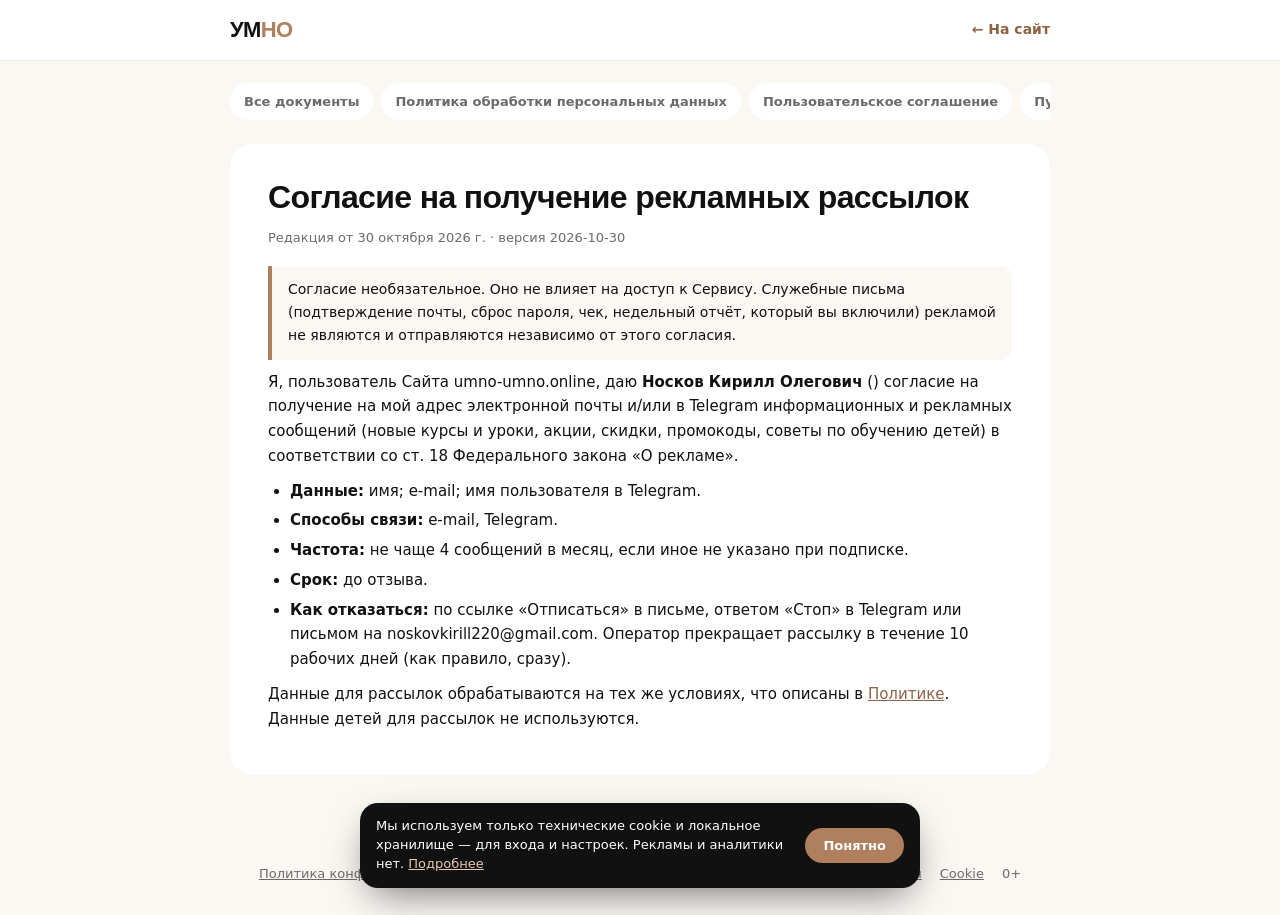
<file: consent-ads.html>
<!DOCTYPE html>
<html lang="ru"><head>
<meta charset="UTF-8">
<meta name="viewport" content="width=device-width, initial-scale=1, viewport-fit=cover">
<title>Согласие на получение рекламных рассылок — УМНО</title>
<meta name="robots" content="index,follow">
<link rel="stylesheet" href="legal.css">
<link rel="stylesheet" href="legal-ui.css">
</head><body>
<header class="lh"><div class="w"><a class="logo" href="index.html">УМ<b>НО</b></a><a class="back" href="index.html">← На сайт</a></div></header>
<main class="w doc">
<nav class="dn" aria-label="Документы"><a href="legal.html">Все документы</a><a href="privacy.html">Политика обработки персональных данных</a><a href="terms.html">Пользовательское соглашение</a><a href="offer.html">Публичная оферта</a><a href="consent.html">Согласие на обработку персональных данных</a><a href="consent-child.html">Согласие законного представителя на обработку данных ребёнка</a><a href="consent-ads.html" class="on">Согласие на получение рекламных рассылок</a><a href="cookies.html">Политика использования cookie и локального хранилища</a></nav>
<article>
<h1>Согласие на получение рекламных рассылок</h1>
<p class="meta">Редакция от 30 октября 2026 г. · версия 2026-10-30</p>

<p class="note">Согласие необязательное. Оно не влияет на доступ к Сервису. Служебные письма (подтверждение почты, сброс пароля, чек, недельный отчёт, который вы включили) рекламой не являются и отправляются независимо от этого согласия.</p>
<p>Я, пользователь Сайта <span data-l="site"></span>, даю <b><span data-l="op_name"></span></b> () согласие на получение на мой адрес электронной почты и/или в Telegram информационных и рекламных сообщений (новые курсы и уроки, акции, скидки, промокоды, советы по обучению детей) в соответствии со ст. 18 Федерального закона «О рекламе».</p>
<ul>
<li><b>Данные:</b> имя; e-mail; имя пользователя в Telegram.</li>
<li><b>Способы связи:</b> e-mail, Telegram.</li>
<li><b>Частота:</b> не чаще 4 сообщений в месяц, если иное не указано при подписке.</li>
<li><b>Срок:</b> до отзыва.</li>
<li><b>Как отказаться:</b> по ссылке «Отписаться» в письме, ответом «Стоп» в Telegram или письмом на <span data-l="op_email"></span>. Оператор прекращает рассылку в течение 10 рабочих дней (как правило, сразу).</li>
</ul>
<p>Данные для рассылок обрабатываются на тех же условиях, что описаны в <a href="privacy.html">Политике</a>. Данные детей для рассылок не используются.</p>

</article>
</main>
<div id="lfoot"></div>
<script src="legal.js" defer></script>
</body></html>
</file>
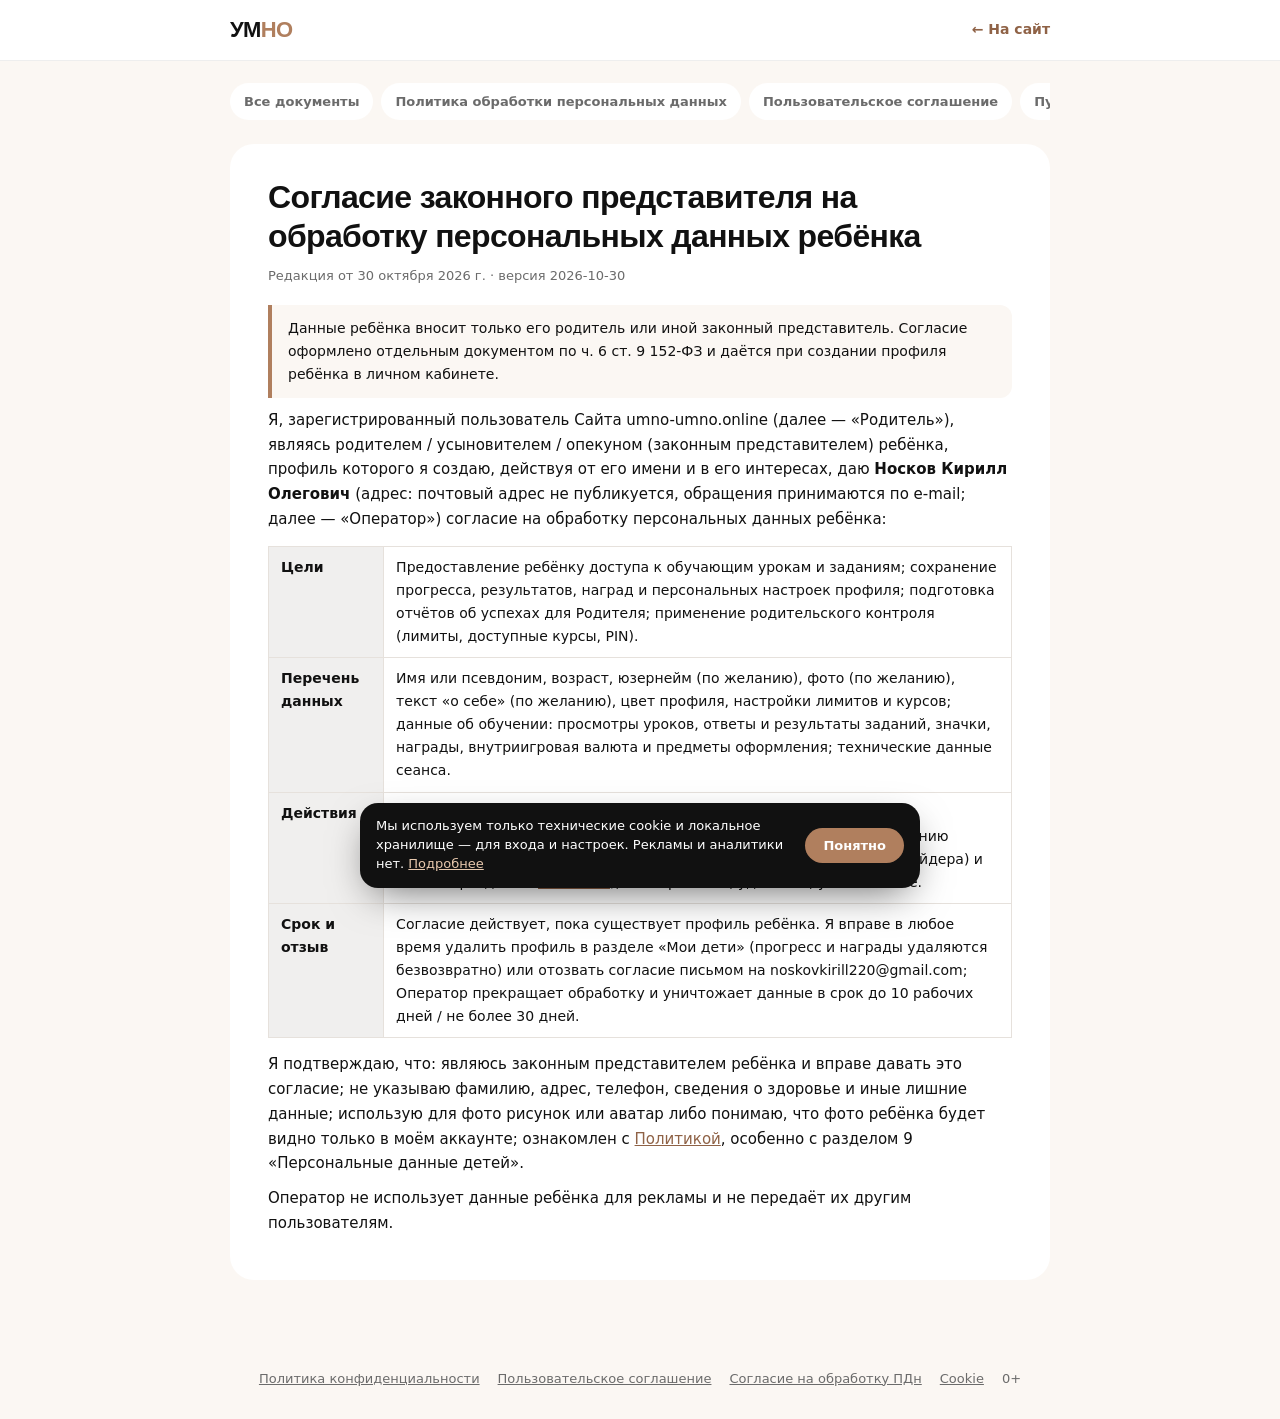
<file: consent-child.html>
<!DOCTYPE html>
<html lang="ru"><head>
<meta charset="UTF-8">
<meta name="viewport" content="width=device-width, initial-scale=1, viewport-fit=cover">
<title>Согласие законного представителя на обработку персональных данных ребёнка — УМНО</title>
<meta name="robots" content="index,follow">
<link rel="stylesheet" href="legal.css">
<link rel="stylesheet" href="legal-ui.css">
</head><body>
<header class="lh"><div class="w"><a class="logo" href="index.html">УМ<b>НО</b></a><a class="back" href="index.html">← На сайт</a></div></header>
<main class="w doc">
<nav class="dn" aria-label="Документы"><a href="legal.html">Все документы</a><a href="privacy.html">Политика обработки персональных данных</a><a href="terms.html">Пользовательское соглашение</a><a href="offer.html">Публичная оферта</a><a href="consent.html">Согласие на обработку персональных данных</a><a href="consent-child.html" class="on">Согласие законного представителя на обработку данных ребёнка</a><a href="consent-ads.html">Согласие на получение рекламных рассылок</a><a href="cookies.html">Политика использования cookie и локального хранилища</a></nav>
<article>
<h1>Согласие законного представителя на обработку персональных данных ребёнка</h1>
<p class="meta">Редакция от 30 октября 2026 г. · версия 2026-10-30</p>

<p class="note">Данные ребёнка вносит только его родитель или иной законный представитель. Согласие оформлено отдельным документом по ч. 6 ст. 9 152-ФЗ и даётся при создании профиля ребёнка в личном кабинете.</p>
<p>Я, зарегистрированный пользователь Сайта <span data-l="site"></span> (далее — «Родитель»), являясь родителем / усыновителем / опекуном (законным представителем) ребёнка, профиль которого я создаю, действуя от его имени и в его интересах, даю <b><span data-l="op_name"></span></b> (адрес: <span data-l="op_addr"></span>; далее — «Оператор») согласие на обработку персональных данных ребёнка:</p>
<table>
<tr><th>Цели</th><td>Предоставление ребёнку доступа к обучающим урокам и заданиям; сохранение прогресса, результатов, наград и персональных настроек профиля; подготовка отчётов об успехах для Родителя; применение родительского контроля (лимиты, доступные курсы, PIN).</td></tr>
<tr><th>Перечень данных</th><td>Имя или псевдоним, возраст, юзернейм (по желанию), фото (по желанию), текст «о себе» (по желанию), цвет профиля, настройки лимитов и курсов; данные об обучении: просмотры уроков, ответы и результаты заданий, значки, награды, внутриигровая валюта и предметы оформления; технические данные сеанса.</td></tr>
<tr><th>Действия</th><td>Сбор, запись, систематизация, накопление, хранение, уточнение, использование, передача лицам, обрабатывающим данные по поручению Оператора (<span data-l="prov_db"></span> и иные из раздела 8 <a href="privacy.html">Политики</a>), блокирование, удаление, уничтожение.</td></tr>
<tr><th>Срок и отзыв</th><td>Согласие действует, пока существует профиль ребёнка. Я вправе в любое время удалить профиль в разделе «Мои дети» (прогресс и награды удаляются безвозвратно) или отозвать согласие письмом на <span data-l="op_email"></span>; Оператор прекращает обработку и уничтожает данные в срок до 10 рабочих дней / не более 30 дней.</td></tr>
</table>
<p>Я подтверждаю, что: являюсь законным представителем ребёнка и вправе давать это согласие; не указываю фамилию, адрес, телефон, сведения о здоровье и иные лишние данные; использую для фото рисунок или аватар либо понимаю, что фото ребёнка будет видно только в моём аккаунте; ознакомлен с <a href="privacy.html">Политикой</a>, особенно с разделом 9 «Персональные данные детей».</p>
<p>Оператор не использует данные ребёнка для рекламы и не передаёт их другим пользователям.</p>

</article>
</main>
<div id="lfoot"></div>
<script src="legal.js" defer></script>
</body></html>
</file>
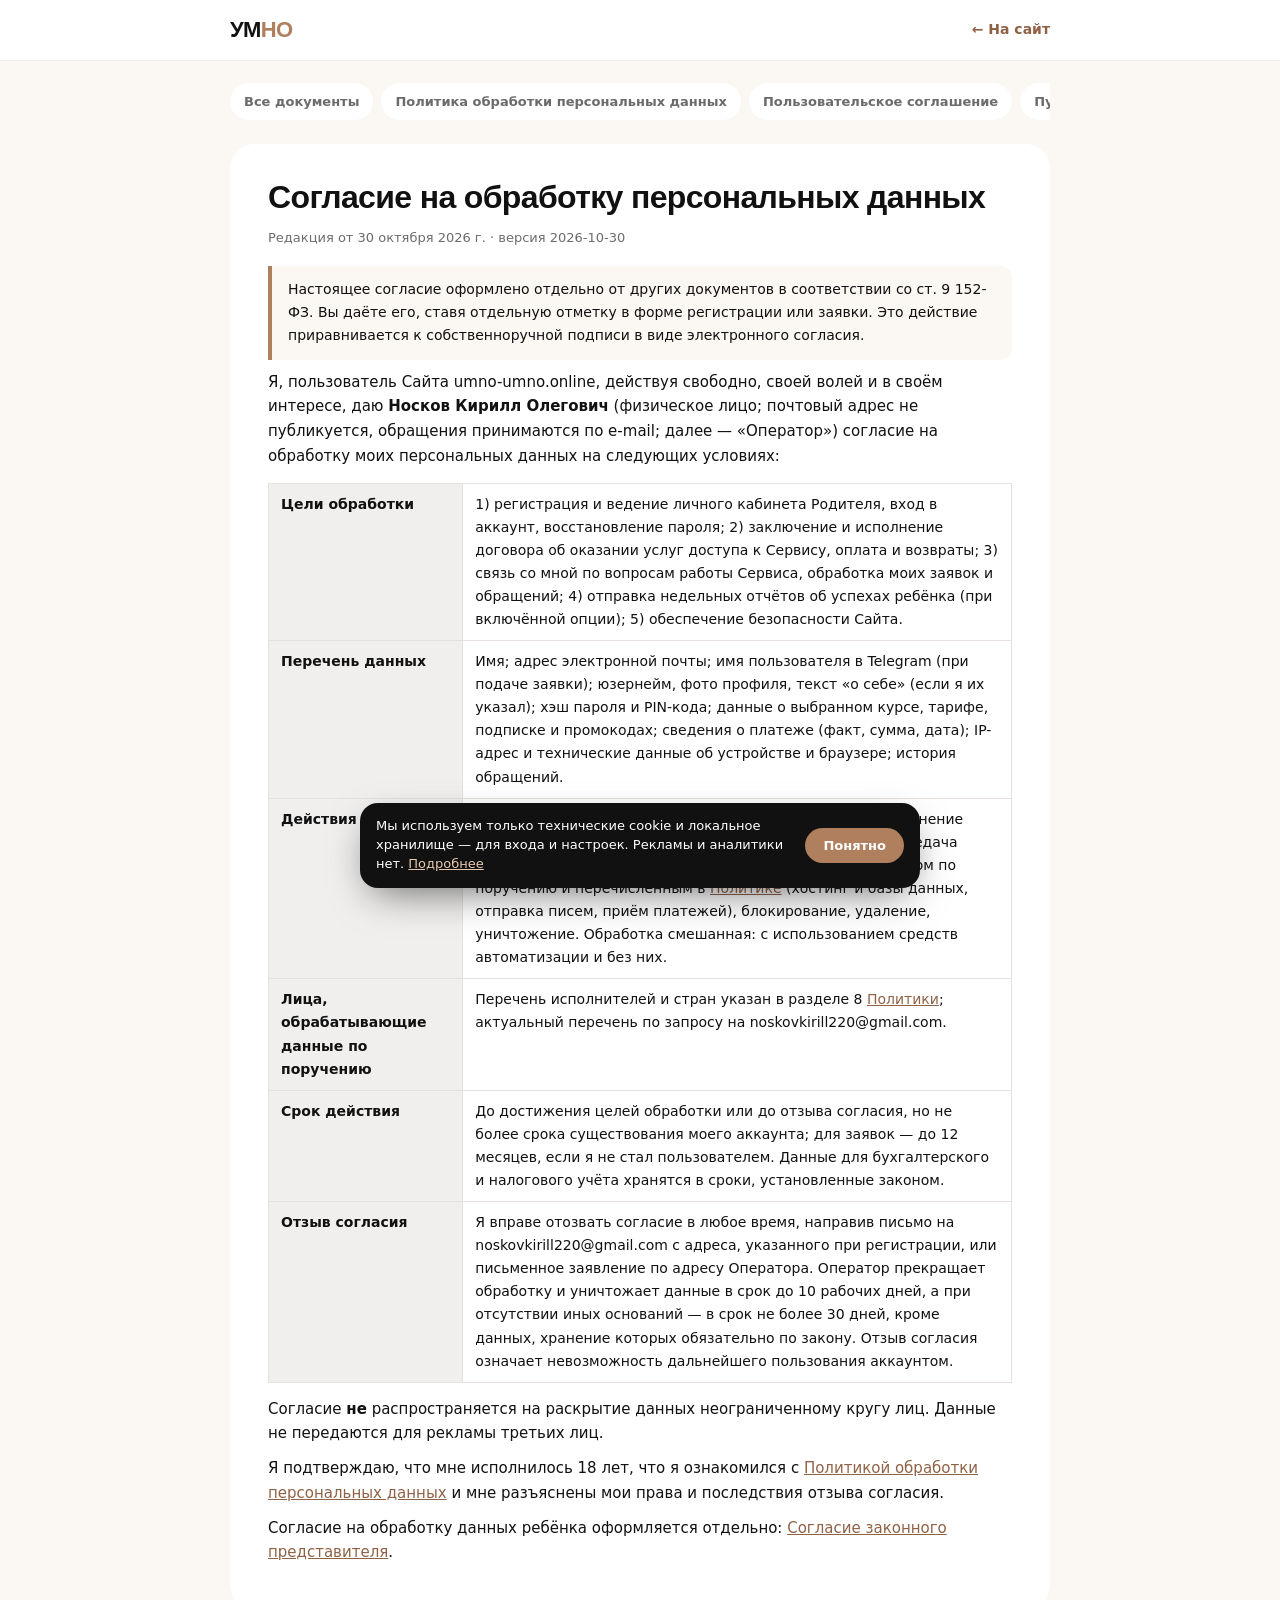
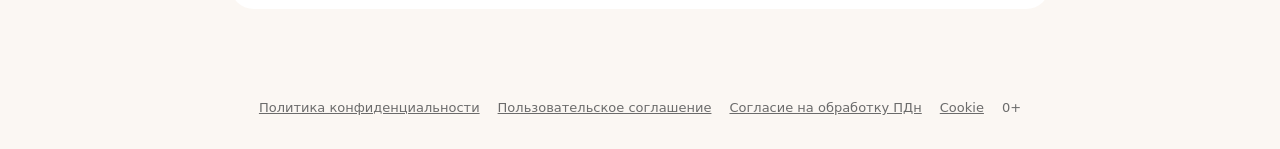
<file: consent.html>
<!DOCTYPE html>
<html lang="ru"><head>
<meta charset="UTF-8">
<meta name="viewport" content="width=device-width, initial-scale=1, viewport-fit=cover">
<title>Согласие на обработку персональных данных — УМНО</title>
<meta name="robots" content="index,follow">
<link rel="stylesheet" href="legal.css">
<link rel="stylesheet" href="legal-ui.css">
</head><body>
<header class="lh"><div class="w"><a class="logo" href="index.html">УМ<b>НО</b></a><a class="back" href="index.html">← На сайт</a></div></header>
<main class="w doc">
<nav class="dn" aria-label="Документы"><a href="legal.html">Все документы</a><a href="privacy.html">Политика обработки персональных данных</a><a href="terms.html">Пользовательское соглашение</a><a href="offer.html">Публичная оферта</a><a href="consent.html" class="on">Согласие на обработку персональных данных</a><a href="consent-child.html">Согласие законного представителя на обработку данных ребёнка</a><a href="consent-ads.html">Согласие на получение рекламных рассылок</a><a href="cookies.html">Политика использования cookie и локального хранилища</a></nav>
<article>
<h1>Согласие на обработку персональных данных</h1>
<p class="meta">Редакция от 30 октября 2026 г. · версия 2026-10-30</p>

<p class="note">Настоящее согласие оформлено отдельно от других документов в соответствии со ст. 9 152-ФЗ. Вы даёте его, ставя отдельную отметку в форме регистрации или заявки. Это действие приравнивается к собственноручной подписи в виде электронного согласия.</p>
<p>Я, пользователь Сайта <span data-l="site"></span>, действуя свободно, своей волей и в своём интересе, даю <b><span data-l="op_name"></span></b> (<span data-l="op_status"></span>; <span data-l="op_addr"></span>; далее — «Оператор») согласие на обработку моих персональных данных на следующих условиях:</p>
<table>
<tr><th>Цели обработки</th><td>1) регистрация и ведение личного кабинета Родителя, вход в аккаунт, восстановление пароля; 2) заключение и исполнение договора об оказании услуг доступа к Сервису, оплата и возвраты; 3) связь со мной по вопросам работы Сервиса, обработка моих заявок и обращений; 4) отправка недельных отчётов об успехах ребёнка (при включённой опции); 5) обеспечение безопасности Сайта.</td></tr>
<tr><th>Перечень данных</th><td>Имя; адрес электронной почты; имя пользователя в Telegram (при подаче заявки); юзернейм, фото профиля, текст «о себе» (если я их указал); хэш пароля и PIN-кода; данные о выбранном курсе, тарифе, подписке и промокодах; сведения о платеже (факт, сумма, дата); IP-адрес и технические данные об устройстве и браузере; история обращений.</td></tr>
<tr><th>Действия с данными</th><td>Сбор, запись, систематизация, накопление, хранение, уточнение (обновление, изменение), извлечение, использование, передача (предоставление, доступ) лицам, привлечённым Оператором по поручению и перечисленным в <a href="privacy.html#p8">Политике</a> (хостинг и базы данных, отправка писем, приём платежей), блокирование, удаление, уничтожение. Обработка смешанная: с использованием средств автоматизации и без них.</td></tr>
<tr><th>Лица, обрабатывающие данные по поручению</th><td>Перечень исполнителей и стран указан в разделе 8 <a href="privacy.html">Политики</a>; актуальный перечень по запросу на <span data-l="op_email"></span>.</td></tr>
<tr><th>Срок действия</th><td>До достижения целей обработки или до отзыва согласия, но не более срока существования моего аккаунта; для заявок — до 12 месяцев, если я не стал пользователем. Данные для бухгалтерского и налогового учёта хранятся в сроки, установленные законом.</td></tr>
<tr><th>Отзыв согласия</th><td>Я вправе отозвать согласие в любое время, направив письмо на <span data-l="op_email"></span> с адреса, указанного при регистрации, или письменное заявление по адресу Оператора. Оператор прекращает обработку и уничтожает данные в срок до 10 рабочих дней, а при отсутствии иных оснований — в срок не более 30 дней, кроме данных, хранение которых обязательно по закону. Отзыв согласия означает невозможность дальнейшего пользования аккаунтом.</td></tr>
</table>
<p>Согласие <b>не</b> распространяется на раскрытие данных неограниченному кругу лиц. Данные не передаются для рекламы третьих лиц.</p>
<p>Я подтверждаю, что мне исполнилось 18 лет, что я ознакомился с <a href="privacy.html">Политикой обработки персональных данных</a> и мне разъяснены мои права и последствия отзыва согласия.</p>
<p>Согласие на обработку данных ребёнка оформляется отдельно: <a href="consent-child.html">Согласие законного представителя</a>.</p>

</article>
</main>
<div id="lfoot"></div>
<script src="legal.js" defer></script>
</body></html>
</file>
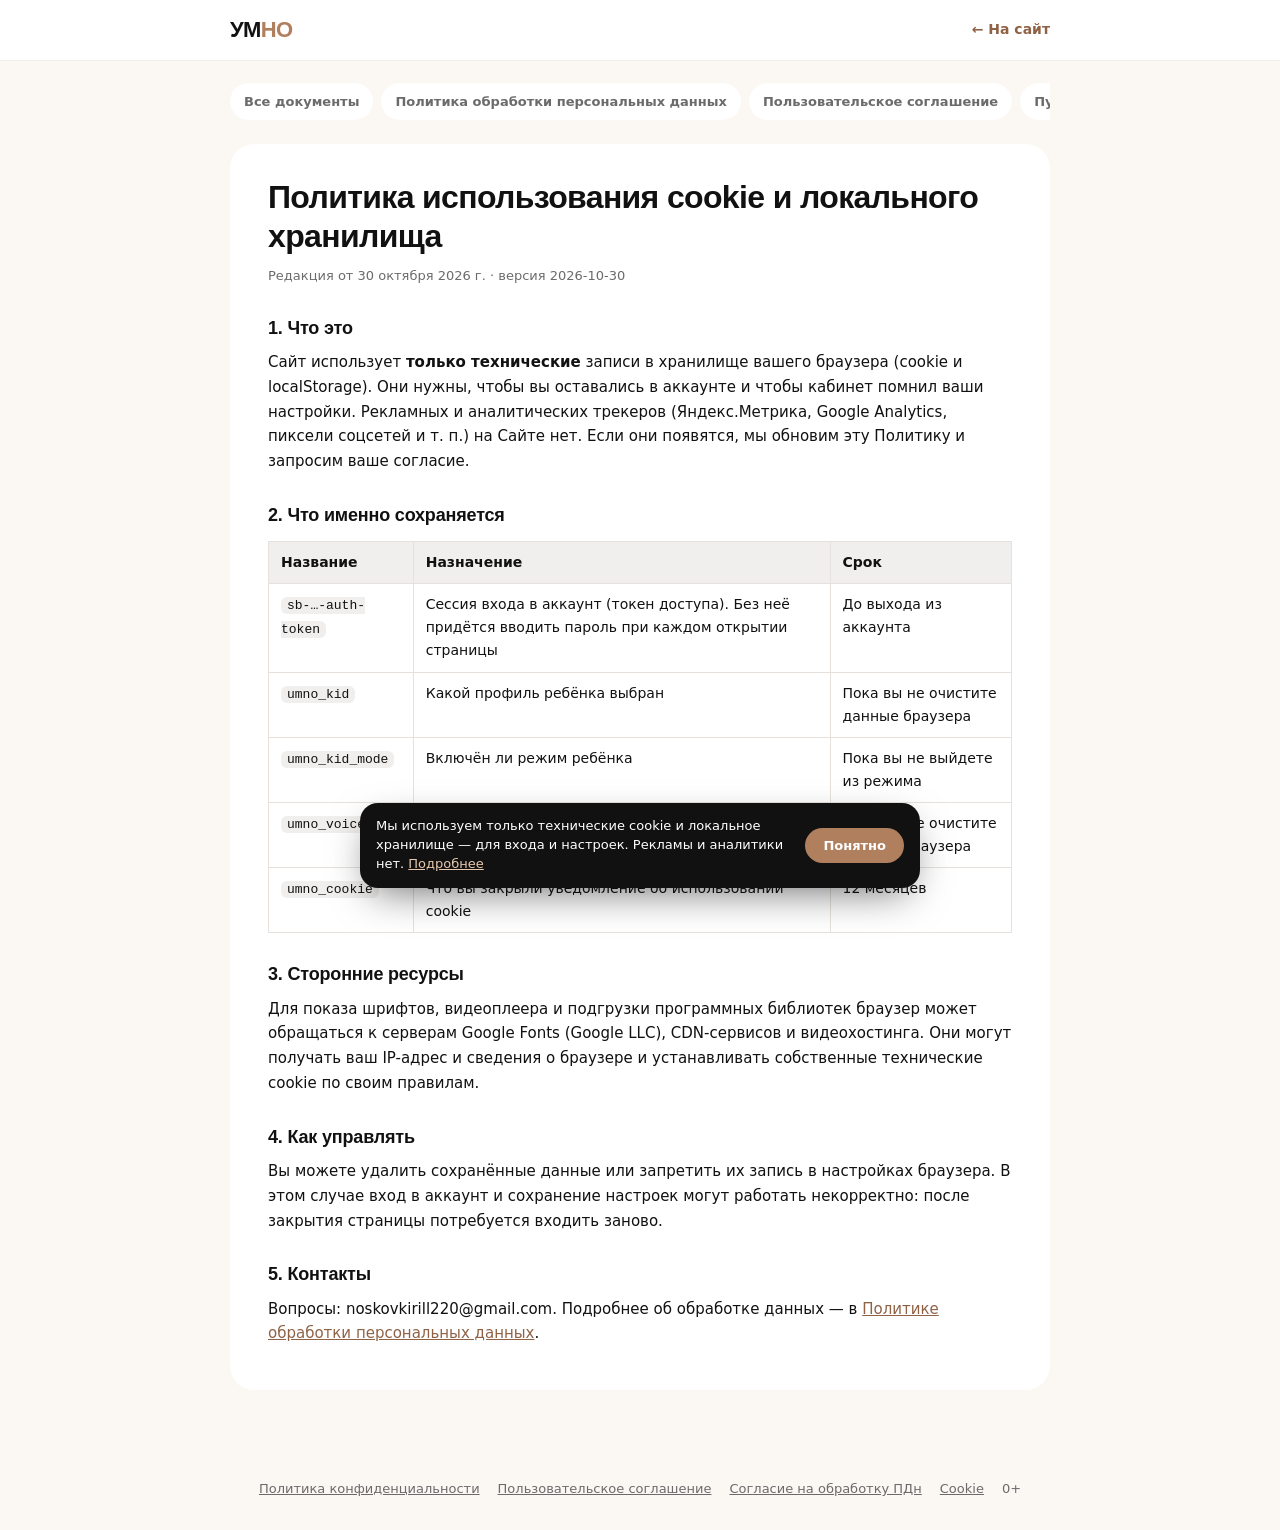
<file: cookies.html>
<!DOCTYPE html>
<html lang="ru"><head>
<meta charset="UTF-8">
<meta name="viewport" content="width=device-width, initial-scale=1, viewport-fit=cover">
<title>Политика использования cookie и локального хранилища — УМНО</title>
<meta name="robots" content="index,follow">
<link rel="stylesheet" href="legal.css">
<link rel="stylesheet" href="legal-ui.css">
</head><body>
<header class="lh"><div class="w"><a class="logo" href="index.html">УМ<b>НО</b></a><a class="back" href="index.html">← На сайт</a></div></header>
<main class="w doc">
<nav class="dn" aria-label="Документы"><a href="legal.html">Все документы</a><a href="privacy.html">Политика обработки персональных данных</a><a href="terms.html">Пользовательское соглашение</a><a href="offer.html">Публичная оферта</a><a href="consent.html">Согласие на обработку персональных данных</a><a href="consent-child.html">Согласие законного представителя на обработку данных ребёнка</a><a href="consent-ads.html">Согласие на получение рекламных рассылок</a><a href="cookies.html" class="on">Политика использования cookie и локального хранилища</a></nav>
<article>
<h1>Политика использования cookie и локального хранилища</h1>
<p class="meta">Редакция от 30 октября 2026 г. · версия 2026-10-30</p>

<h2>1. Что это</h2>
<p>Сайт использует <b>только технические</b> записи в хранилище вашего браузера (cookie и localStorage). Они нужны, чтобы вы оставались в аккаунте и чтобы кабинет помнил ваши настройки. Рекламных и аналитических трекеров (Яндекс.Метрика, Google Analytics, пиксели соцсетей и т. п.) на Сайте нет. Если они появятся, мы обновим эту Политику и запросим ваше согласие.</p>
<h2>2. Что именно сохраняется</h2>
<table>
<tr><th>Название</th><th>Назначение</th><th>Срок</th></tr>
<tr><td><code>sb-…-auth-token</code></td><td>Сессия входа в аккаунт (токен доступа). Без неё придётся вводить пароль при каждом открытии страницы</td><td>До выхода из аккаунта</td></tr>
<tr><td><code>umno_kid</code></td><td>Какой профиль ребёнка выбран</td><td>Пока вы не очистите данные браузера</td></tr>
<tr><td><code>umno_kid_mode</code></td><td>Включён ли режим ребёнка</td><td>Пока вы не выйдете из режима</td></tr>
<tr><td><code>umno_voice</code></td><td>Включена ли озвучка заданий</td><td>Пока вы не очистите данные браузера</td></tr>
<tr><td><code>umno_cookie</code></td><td>Что вы закрыли уведомление об использовании cookie</td><td>12 месяцев</td></tr>
</table>
<h2>3. Сторонние ресурсы</h2>
<p>Для показа шрифтов, видеоплеера и подгрузки программных библиотек браузер может обращаться к серверам <span data-l="prov_fonts"></span>, CDN-сервисов и видеохостинга. Они могут получать ваш IP-адрес и сведения о браузере и устанавливать собственные технические cookie по своим правилам.</p>
<h2>4. Как управлять</h2>
<p>Вы можете удалить сохранённые данные или запретить их запись в настройках браузера. В этом случае вход в аккаунт и сохранение настроек могут работать некорректно: после закрытия страницы потребуется входить заново.</p>
<h2>5. Контакты</h2>
<p>Вопросы: <span data-l="op_email"></span>. Подробнее об обработке данных — в <a href="privacy.html">Политике обработки персональных данных</a>.</p>

</article>
</main>
<div id="lfoot"></div>
<script src="legal.js" defer></script>
</body></html>
</file>
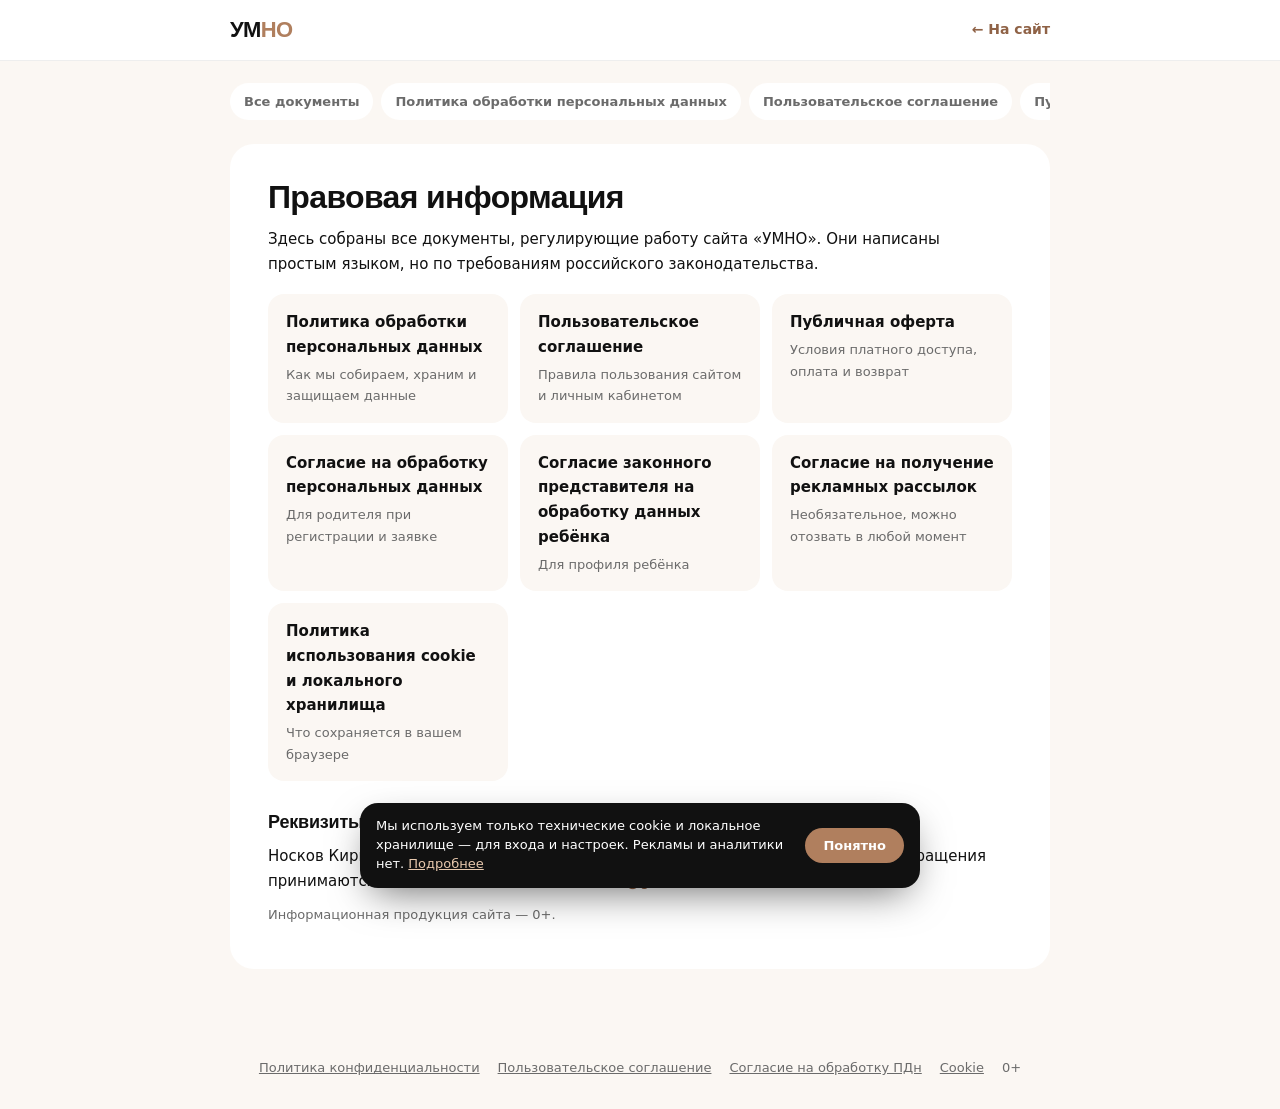
<file: legal.html>
<!DOCTYPE html>
<html lang="ru"><head>
<meta charset="UTF-8">
<meta name="viewport" content="width=device-width, initial-scale=1, viewport-fit=cover">
<title>Правовая информация — УМНО</title>
<meta name="robots" content="index,follow">
<link rel="stylesheet" href="legal.css">
<link rel="stylesheet" href="legal-ui.css">
</head><body>
<header class="lh"><div class="w"><a class="logo" href="index.html">УМ<b>НО</b></a><a class="back" href="index.html">← На сайт</a></div></header>
<main class="w doc">
<nav class="dn" aria-label="Документы"><a href="legal.html">Все документы</a><a href="privacy.html">Политика обработки персональных данных</a><a href="terms.html">Пользовательское соглашение</a><a href="offer.html">Публичная оферта</a><a href="consent.html">Согласие на обработку персональных данных</a><a href="consent-child.html">Согласие законного представителя на обработку данных ребёнка</a><a href="consent-ads.html">Согласие на получение рекламных рассылок</a><a href="cookies.html">Политика использования cookie и локального хранилища</a></nav>
<article>
<h1>Правовая информация</h1>

<p>Здесь собраны все документы, регулирующие работу сайта «УМНО». Они написаны простым языком, но по требованиям российского законодательства.</p><div class="dg"><a class="dc" href="privacy.html"><b>Политика обработки персональных данных</b><span>Как мы собираем, храним и защищаем данные</span></a><a class="dc" href="terms.html"><b>Пользовательское соглашение</b><span>Правила пользования сайтом и личным кабинетом</span></a><a class="dc" href="offer.html"><b>Публичная оферта</b><span>Условия платного доступа, оплата и возврат</span></a><a class="dc" href="consent.html"><b>Согласие на обработку персональных данных</b><span>Для родителя при регистрации и заявке</span></a><a class="dc" href="consent-child.html"><b>Согласие законного представителя на обработку данных ребёнка</b><span>Для профиля ребёнка</span></a><a class="dc" href="consent-ads.html"><b>Согласие на получение рекламных рассылок</b><span>Необязательное, можно отозвать в любой момент</span></a><a class="dc" href="cookies.html"><b>Политика использования cookie и локального хранилища</b><span>Что сохраняется в вашем браузере</span></a></div>
<h2>Реквизиты</h2>
<p><span data-l="op_name"></span> (<span data-l="op_status"></span>), <span data-l="op_addr"></span>, e-mail <a href="mailto:" data-mail="op_email"><span data-l="op_email"></span></a>.</p>
<p class="muted">Информационная продукция сайта — 0+.</p>
</article>
</main>
<div id="lfoot"></div>
<script src="legal.js" defer></script>
</body></html>
</file>
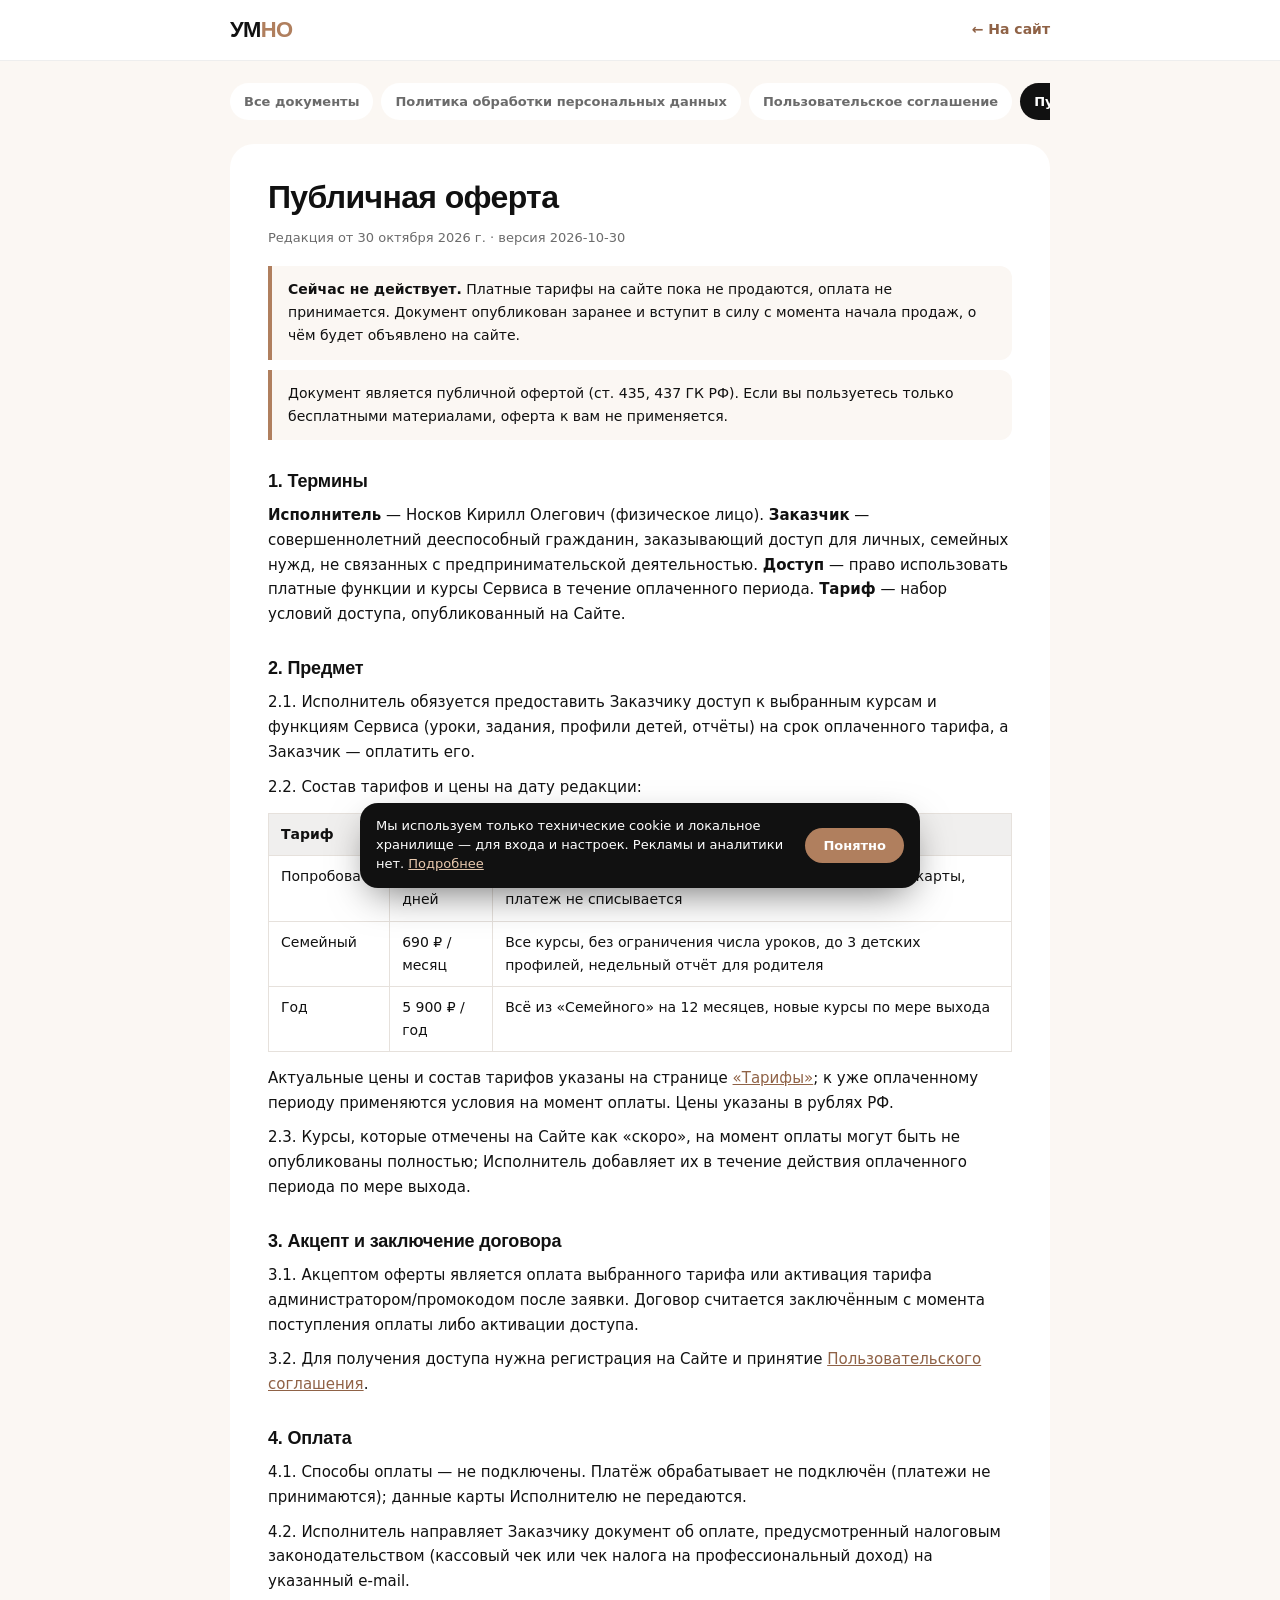
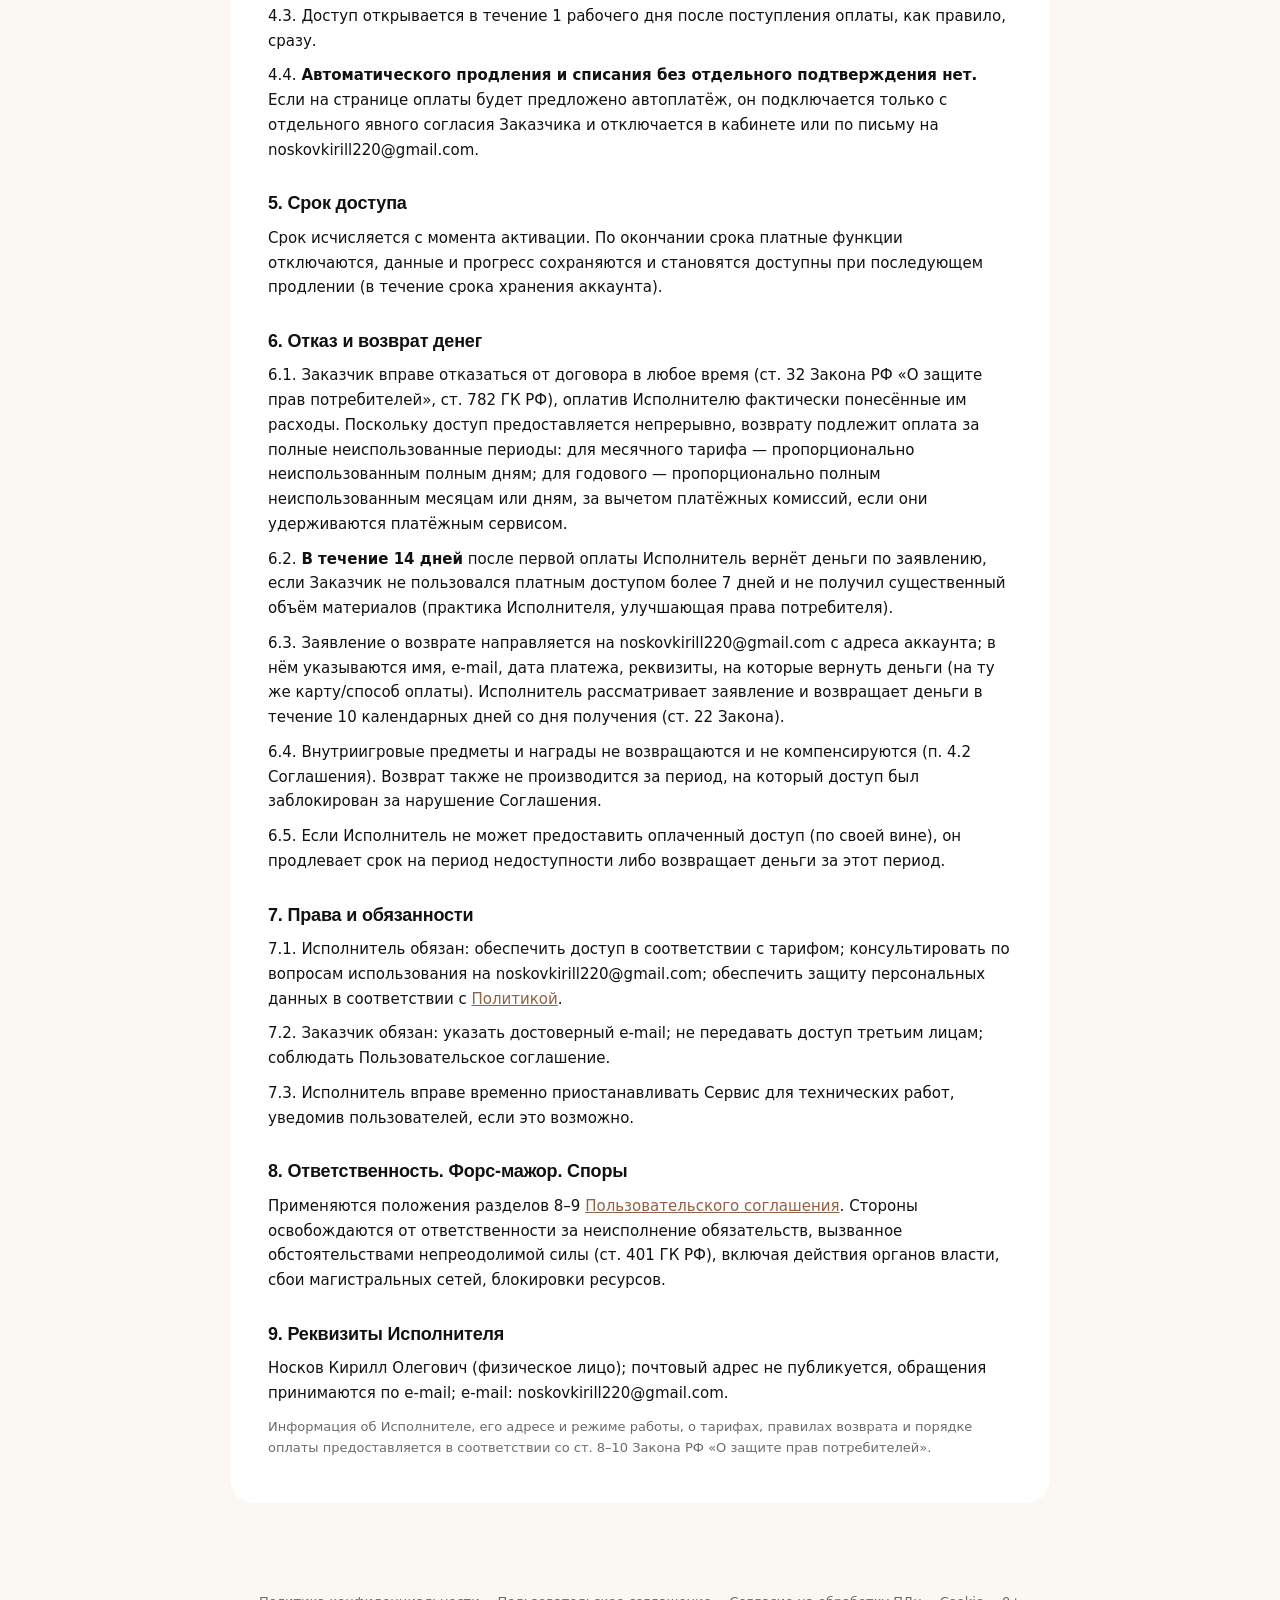
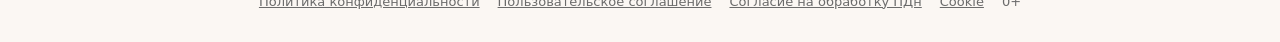
<file: offer.html>
<!DOCTYPE html>
<html lang="ru"><head>
<meta charset="UTF-8">
<meta name="viewport" content="width=device-width, initial-scale=1, viewport-fit=cover">
<title>Публичная оферта — УМНО</title>
<meta name="robots" content="index,follow">
<link rel="stylesheet" href="legal.css">
<link rel="stylesheet" href="legal-ui.css">
</head><body>
<header class="lh"><div class="w"><a class="logo" href="index.html">УМ<b>НО</b></a><a class="back" href="index.html">← На сайт</a></div></header>
<main class="w doc">
<nav class="dn" aria-label="Документы"><a href="legal.html">Все документы</a><a href="privacy.html">Политика обработки персональных данных</a><a href="terms.html">Пользовательское соглашение</a><a href="offer.html" class="on">Публичная оферта</a><a href="consent.html">Согласие на обработку персональных данных</a><a href="consent-child.html">Согласие законного представителя на обработку данных ребёнка</a><a href="consent-ads.html">Согласие на получение рекламных рассылок</a><a href="cookies.html">Политика использования cookie и локального хранилища</a></nav>
<article>
<h1>Публичная оферта</h1>
<p class="meta">Редакция от 30 октября 2026 г. · версия 2026-10-30</p>

<p class="note"><b>Сейчас не действует.</b> Платные тарифы на сайте пока не продаются, оплата не принимается. Документ опубликован заранее и вступит в силу с момента начала продаж, о чём будет объявлено на сайте.</p>
<p class="note">Документ является публичной офертой (ст. 435, 437 ГК РФ). Если вы пользуетесь только бесплатными материалами, оферта к вам не применяется.</p>
<h2>1. Термины</h2>
<p><b>Исполнитель</b> — <span data-l="op_name"></span> (<span data-l="op_status"></span>). <b>Заказчик</b> — совершеннолетний дееспособный гражданин, заказывающий доступ для личных, семейных нужд, не связанных с предпринимательской деятельностью. <b>Доступ</b> — право использовать платные функции и курсы Сервиса в течение оплаченного периода. <b>Тариф</b> — набор условий доступа, опубликованный на Сайте.</p>

<h2>2. Предмет</h2>
<p>2.1. Исполнитель обязуется предоставить Заказчику доступ к выбранным курсам и функциям Сервиса (уроки, задания, профили детей, отчёты) на срок оплаченного тарифа, а Заказчик — оплатить его.</p>
<p>2.2. Состав тарифов и цены на дату редакции:</p>
<table>
<tr><th>Тариф</th><th>Цена</th><th>Что входит</th></tr>
<tr><td>Попробовать</td><td>0 ₽, 7 дней</td><td>Один курс на выбор, 10 пробных уроков; без привязки карты, платеж не списывается</td></tr>
<tr><td>Семейный</td><td>690 ₽ / месяц</td><td>Все курсы, без ограничения числа уроков, до 3 детских профилей, недельный отчёт для родителя</td></tr>
<tr><td>Год</td><td>5 900 ₽ / год</td><td>Всё из «Семейного» на 12 месяцев, новые курсы по мере выхода</td></tr>
</table>
<p>Актуальные цены и состав тарифов указаны на странице <a href="index.html#price">«Тарифы»</a>; к уже оплаченному периоду применяются условия на момент оплаты. Цены указаны в рублях РФ<span data-l="op_vat"></span>.</p>
<p>2.3. Курсы, которые отмечены на Сайте как «скоро», на момент оплаты могут быть не опубликованы полностью; Исполнитель добавляет их в течение действия оплаченного периода по мере выхода.</p>

<h2>3. Акцепт и заключение договора</h2>
<p>3.1. Акцептом оферты является оплата выбранного тарифа или активация тарифа администратором/промокодом после заявки. Договор считается заключённым с момента поступления оплаты либо активации доступа.</p>
<p>3.2. Для получения доступа нужна регистрация на Сайте и принятие <a href="terms.html">Пользовательского соглашения</a>.</p>

<h2>4. Оплата</h2>
<p>4.1. Способы оплаты — <span data-l="pay_methods"></span>. Платёж обрабатывает <span data-l="prov_pay"></span>; данные карты Исполнителю не передаются.</p>
<p>4.2. Исполнитель направляет Заказчику документ об оплате, предусмотренный налоговым законодательством (кассовый чек или чек налога на профессиональный доход) на указанный e-mail.</p>
<p>4.3. Доступ открывается в течение 1 рабочего дня после поступления оплаты, как правило, сразу.</p>
<p>4.4. <b>Автоматического продления и списания без отдельного подтверждения нет.</b> Если на странице оплаты будет предложено автоплатёж, он подключается только с отдельного явного согласия Заказчика и отключается в кабинете или по письму на <span data-l="op_email"></span>.</p>

<h2>5. Срок доступа</h2>
<p>Срок исчисляется с момента активации. По окончании срока платные функции отключаются, данные и прогресс сохраняются и становятся доступны при последующем продлении (в течение срока хранения аккаунта).</p>

<h2>6. Отказ и возврат денег</h2>
<p>6.1. Заказчик вправе отказаться от договора в любое время (ст. 32 Закона РФ «О защите прав потребителей», ст. 782 ГК РФ), оплатив Исполнителю фактически понесённые им расходы. Поскольку доступ предоставляется непрерывно, возврату подлежит оплата за полные неиспользованные периоды: для месячного тарифа — пропорционально неиспользованным полным дням; для годового — пропорционально полным неиспользованным месяцам или дням, за вычетом платёжных комиссий, если они удерживаются платёжным сервисом.</p>
<p>6.2. <b>В течение 14 дней</b> после первой оплаты Исполнитель вернёт деньги по заявлению, если Заказчик не пользовался платным доступом более 7 дней и не получил существенный объём материалов (практика Исполнителя, улучшающая права потребителя).</p>
<p>6.3. Заявление о возврате направляется на <span data-l="op_email"></span> с адреса аккаунта; в нём указываются имя, e-mail, дата платежа, реквизиты, на которые вернуть деньги (на ту же карту/способ оплаты). Исполнитель рассматривает заявление и возвращает деньги в течение 10 календарных дней со дня получения (ст. 22 Закона).</p>
<p>6.4. Внутриигровые предметы и награды не возвращаются и не компенсируются (п. 4.2 Соглашения). Возврат также не производится за период, на который доступ был заблокирован за нарушение Соглашения.</p>
<p>6.5. Если Исполнитель не может предоставить оплаченный доступ (по своей вине), он продлевает срок на период недоступности либо возвращает деньги за этот период.</p>

<h2>7. Права и обязанности</h2>
<p>7.1. Исполнитель обязан: обеспечить доступ в соответствии с тарифом; консультировать по вопросам использования на <span data-l="op_email"></span>; обеспечить защиту персональных данных в соответствии с <a href="privacy.html">Политикой</a>.</p>
<p>7.2. Заказчик обязан: указать достоверный e-mail; не передавать доступ третьим лицам; соблюдать Пользовательское соглашение.</p>
<p>7.3. Исполнитель вправе временно приостанавливать Сервис для технических работ, уведомив пользователей, если это возможно.</p>

<h2>8. Ответственность. Форс-мажор. Споры</h2>
<p>Применяются положения разделов 8–9 <a href="terms.html">Пользовательского соглашения</a>. Стороны освобождаются от ответственности за неисполнение обязательств, вызванное обстоятельствами непреодолимой силы (ст. 401 ГК РФ), включая действия органов власти, сбои магистральных сетей, блокировки ресурсов.</p>

<h2>9. Реквизиты Исполнителя</h2>
<p><span data-l="op_name"></span> (<span data-l="op_status"></span>); <span data-l="op_addr"></span>; e-mail: <span data-l="op_email"></span>.</p>
<p class="muted">Информация об Исполнителе, его адресе и режиме работы, о тарифах, правилах возврата и порядке оплаты предоставляется в соответствии со ст. 8–10 Закона РФ «О защите прав потребителей».</p>

</article>
</main>
<div id="lfoot"></div>
<script src="legal.js" defer></script>
</body></html>
</file>
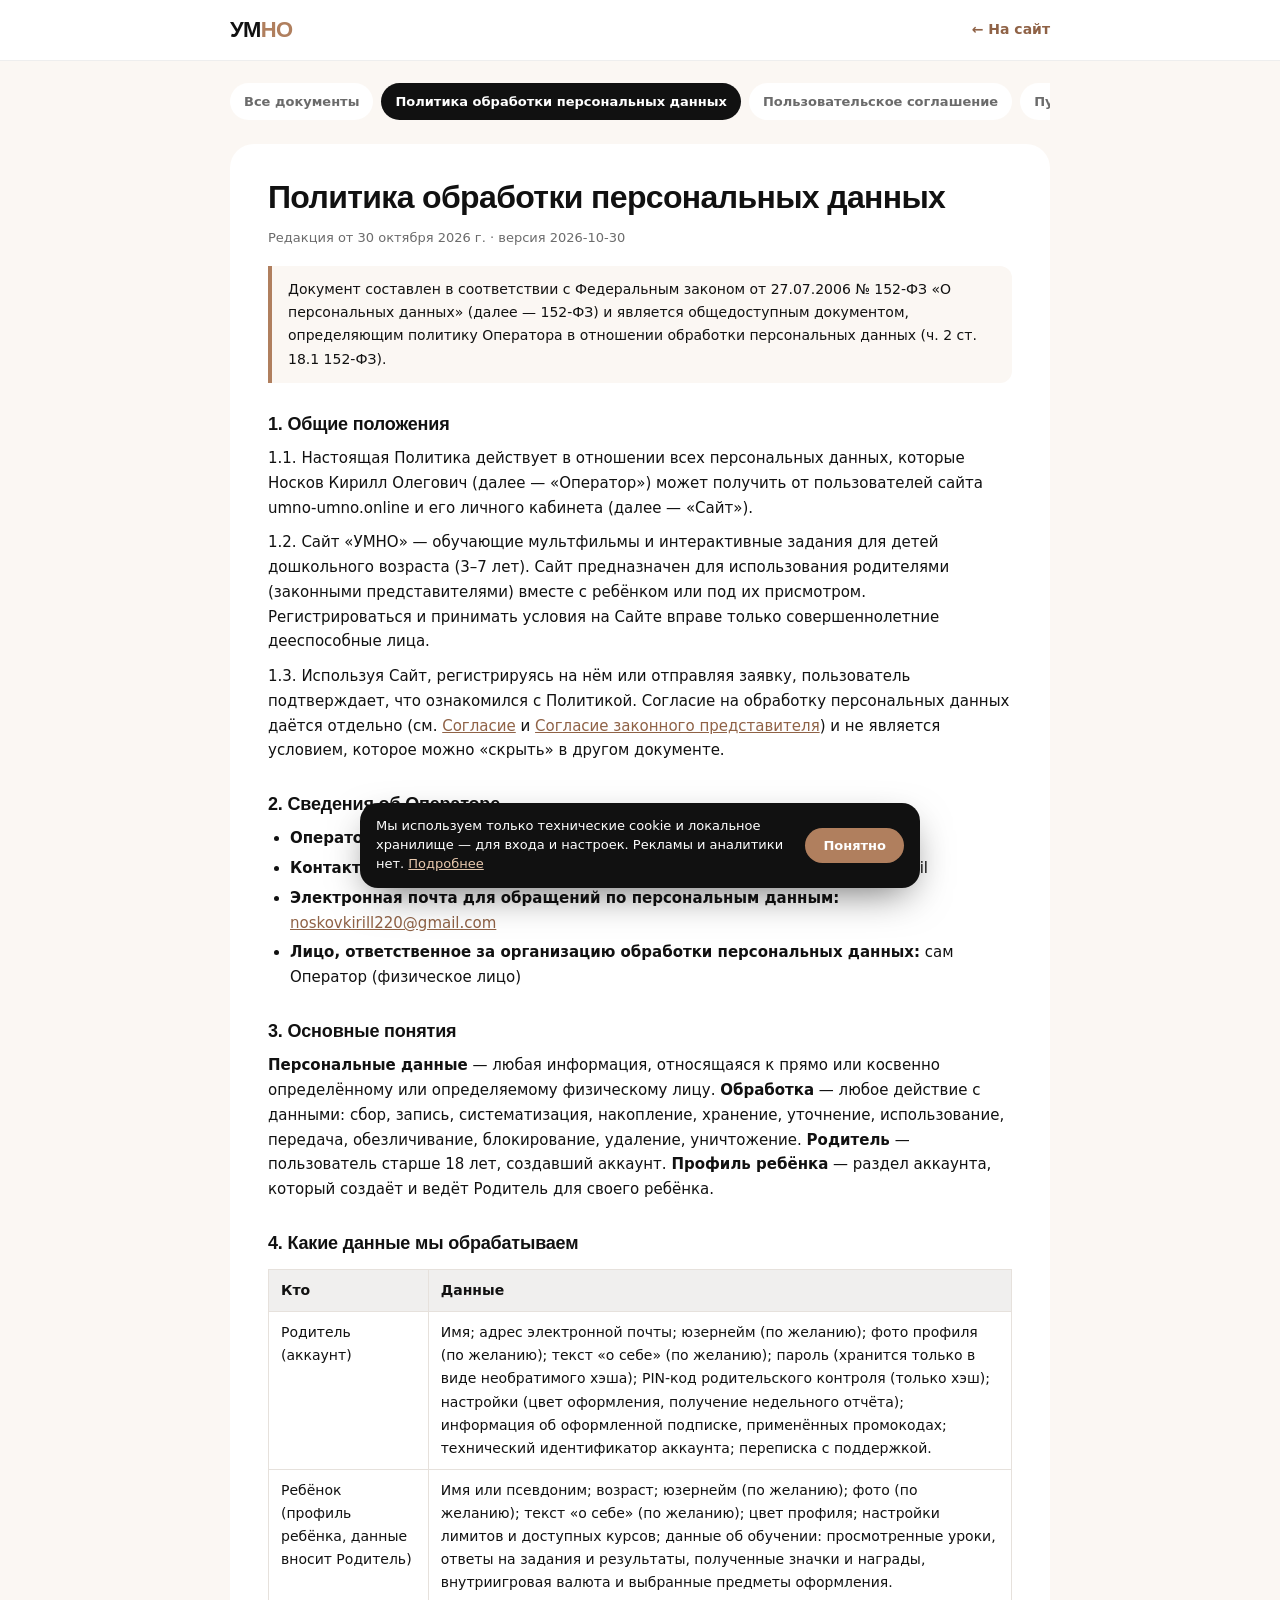
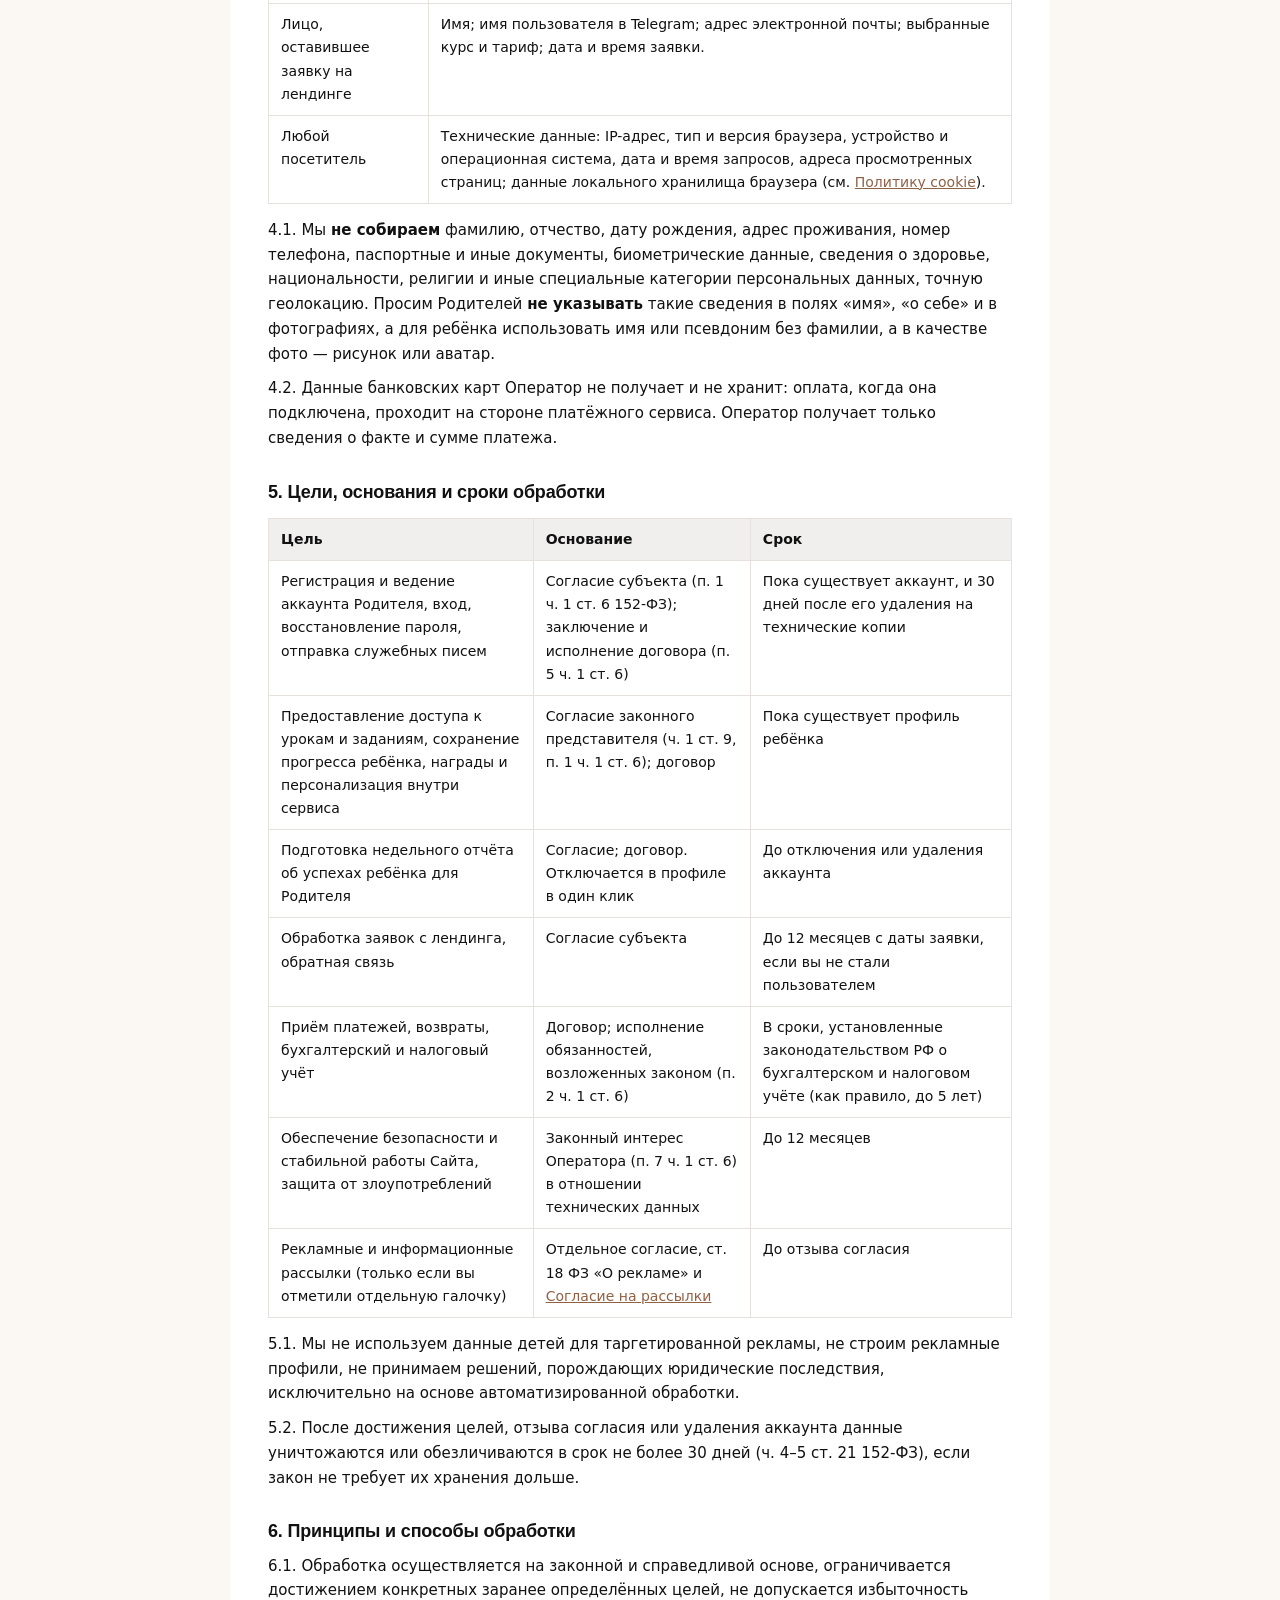
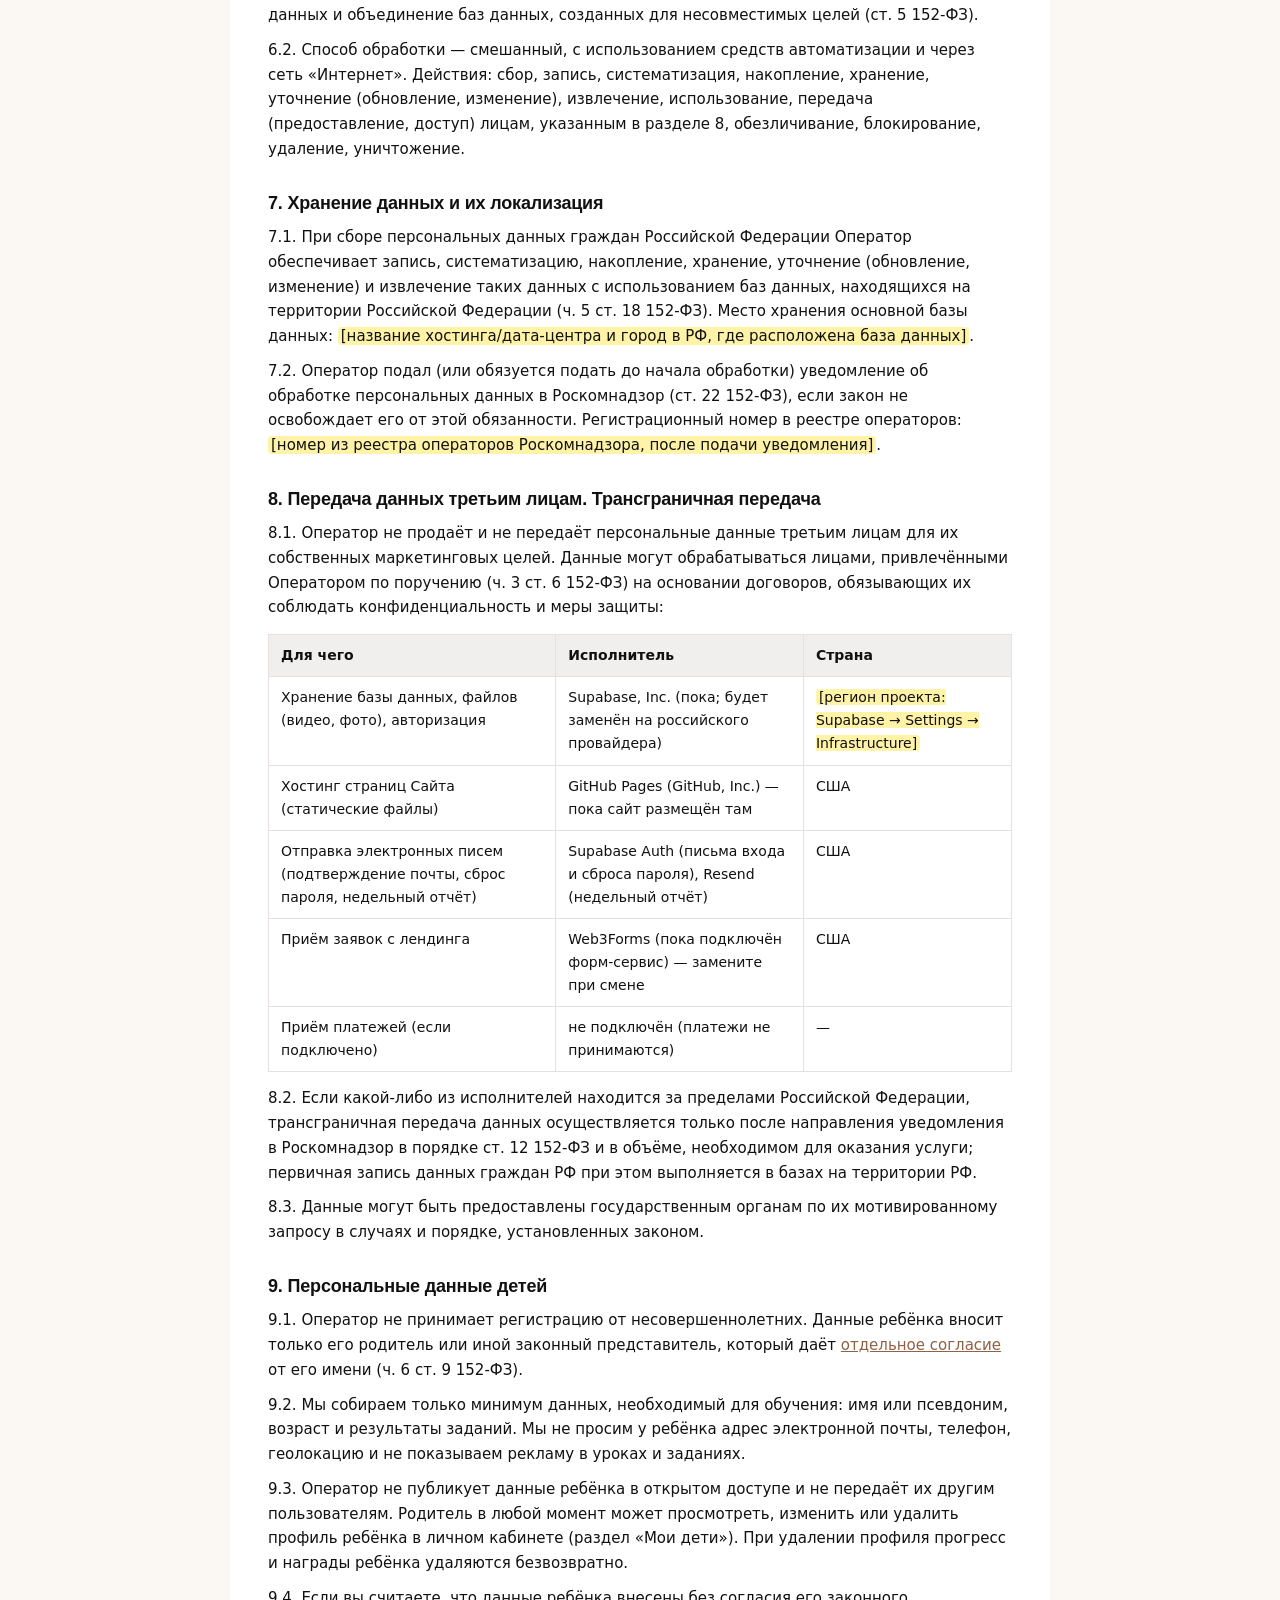
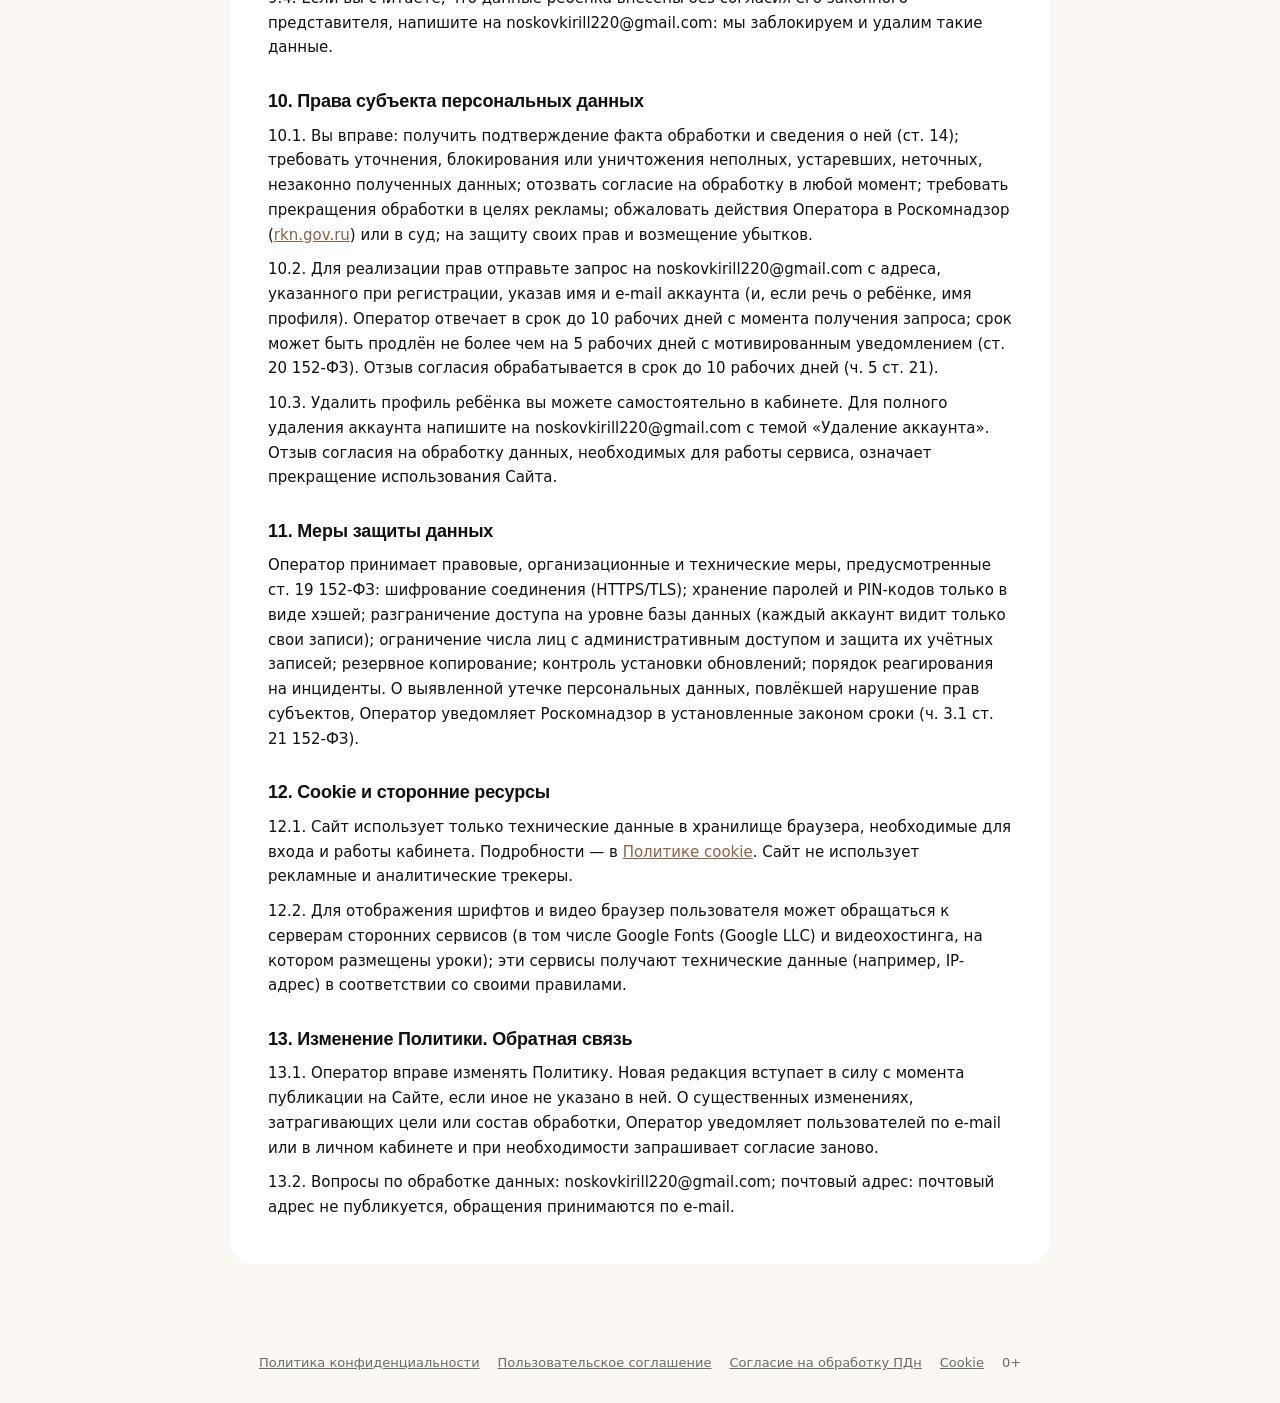
<file: privacy.html>
<!DOCTYPE html>
<html lang="ru"><head>
<meta charset="UTF-8">
<meta name="viewport" content="width=device-width, initial-scale=1, viewport-fit=cover">
<title>Политика обработки персональных данных — УМНО</title>
<meta name="robots" content="index,follow">
<link rel="stylesheet" href="legal.css">
<link rel="stylesheet" href="legal-ui.css">
</head><body>
<header class="lh"><div class="w"><a class="logo" href="index.html">УМ<b>НО</b></a><a class="back" href="index.html">← На сайт</a></div></header>
<main class="w doc">
<nav class="dn" aria-label="Документы"><a href="legal.html">Все документы</a><a href="privacy.html" class="on">Политика обработки персональных данных</a><a href="terms.html">Пользовательское соглашение</a><a href="offer.html">Публичная оферта</a><a href="consent.html">Согласие на обработку персональных данных</a><a href="consent-child.html">Согласие законного представителя на обработку данных ребёнка</a><a href="consent-ads.html">Согласие на получение рекламных рассылок</a><a href="cookies.html">Политика использования cookie и локального хранилища</a></nav>
<article>
<h1>Политика обработки персональных данных</h1>
<p class="meta">Редакция от 30 октября 2026 г. · версия 2026-10-30</p>

<p class="note">Документ составлен в соответствии с Федеральным законом от 27.07.2006 № 152-ФЗ «О персональных данных» (далее — 152-ФЗ) и является общедоступным документом, определяющим политику Оператора в отношении обработки персональных данных (ч. 2 ст. 18.1 152-ФЗ).</p>

<h2>1. Общие положения</h2>
<p>1.1. Настоящая Политика действует в отношении всех персональных данных, которые <span data-l="op_name"></span> (далее — «Оператор») может получить от пользователей сайта <span data-l="site"></span> и его личного кабинета (далее — «Сайт»).</p>
<p>1.2. Сайт «УМНО» — обучающие мультфильмы и интерактивные задания для детей дошкольного возраста (3–7 лет). Сайт предназначен для использования родителями (законными представителями) вместе с ребёнком или под их присмотром. Регистрироваться и принимать условия на Сайте вправе только совершеннолетние дееспособные лица.</p>
<p>1.3. Используя Сайт, регистрируясь на нём или отправляя заявку, пользователь подтверждает, что ознакомился с Политикой. Согласие на обработку персональных данных даётся отдельно (см. <a href="consent.html">Согласие</a> и <a href="consent-child.html">Согласие законного представителя</a>) и не является условием, которое можно «скрыть» в другом документе.</p>

<h2>2. Сведения об Операторе</h2>
<ul>
<li><b>Оператор:</b> <span data-l="op_name"></span> (<span data-l="op_status"></span>)</li>
<li><b>Контакты:</b> <span data-l="op_addr"></span></li>
<li><b>Электронная почта для обращений по персональным данным:</b> <a href="mailto:" data-mail="op_email"><span data-l="op_email"></span></a></li>
<li><b>Лицо, ответственное за организацию обработки персональных данных:</b> <span data-l="op_resp"></span></li>
</ul>

<h2>3. Основные понятия</h2>
<p><b>Персональные данные</b> — любая информация, относящаяся к прямо или косвенно определённому или определяемому физическому лицу. <b>Обработка</b> — любое действие с данными: сбор, запись, систематизация, накопление, хранение, уточнение, использование, передача, обезличивание, блокирование, удаление, уничтожение. <b>Родитель</b> — пользователь старше 18 лет, создавший аккаунт. <b>Профиль ребёнка</b> — раздел аккаунта, который создаёт и ведёт Родитель для своего ребёнка.</p>

<h2>4. Какие данные мы обрабатываем</h2>
<table>
<tr><th>Кто</th><th>Данные</th></tr>
<tr><td>Родитель (аккаунт)</td><td>Имя; адрес электронной почты; юзернейм (по желанию); фото профиля (по желанию); текст «о себе» (по желанию); пароль (хранится только в виде необратимого хэша); PIN-код родительского контроля (только хэш); настройки (цвет оформления, получение недельного отчёта); информация об оформленной подписке, применённых промокодах; технический идентификатор аккаунта; переписка с поддержкой.</td></tr>
<tr><td>Ребёнок (профиль ребёнка, данные вносит Родитель)</td><td>Имя или псевдоним; возраст; юзернейм (по желанию); фото (по желанию); текст «о себе» (по желанию); цвет профиля; настройки лимитов и доступных курсов; данные об обучении: просмотренные уроки, ответы на задания и результаты, полученные значки и награды, внутриигровая валюта и выбранные предметы оформления.</td></tr>
<tr><td>Лицо, оставившее заявку на лендинге</td><td>Имя; имя пользователя в Telegram; адрес электронной почты; выбранные курс и тариф; дата и время заявки.</td></tr>
<tr><td>Любой посетитель</td><td>Технические данные: IP-адрес, тип и версия браузера, устройство и операционная система, дата и время запросов, адреса просмотренных страниц; данные локального хранилища браузера (см. <a href="cookies.html">Политику cookie</a>).</td></tr>
</table>
<p>4.1. Мы <b>не собираем</b> фамилию, отчество, дату рождения, адрес проживания, номер телефона, паспортные и иные документы, биометрические данные, сведения о здоровье, национальности, религии и иные специальные категории персональных данных, точную геолокацию. Просим Родителей <b>не указывать</b> такие сведения в полях «имя», «о себе» и в фотографиях, а для ребёнка использовать имя или псевдоним без фамилии, а в качестве фото — рисунок или аватар.</p>
<p>4.2. Данные банковских карт Оператор не получает и не хранит: оплата, когда она подключена, проходит на стороне платёжного сервиса. Оператор получает только сведения о факте и сумме платежа.</p>

<h2>5. Цели, основания и сроки обработки</h2>
<table>
<tr><th>Цель</th><th>Основание</th><th>Срок</th></tr>
<tr><td>Регистрация и ведение аккаунта Родителя, вход, восстановление пароля, отправка служебных писем</td><td>Согласие субъекта (п. 1 ч. 1 ст. 6 152-ФЗ); заключение и исполнение договора (п. 5 ч. 1 ст. 6)</td><td>Пока существует аккаунт, и 30 дней после его удаления на технические копии</td></tr>
<tr><td>Предоставление доступа к урокам и заданиям, сохранение прогресса ребёнка, награды и персонализация внутри сервиса</td><td>Согласие законного представителя (ч. 1 ст. 9, п. 1 ч. 1 ст. 6); договор</td><td>Пока существует профиль ребёнка</td></tr>
<tr><td>Подготовка недельного отчёта об успехах ребёнка для Родителя</td><td>Согласие; договор. Отключается в профиле в один клик</td><td>До отключения или удаления аккаунта</td></tr>
<tr><td>Обработка заявок с лендинга, обратная связь</td><td>Согласие субъекта</td><td>До 12 месяцев с даты заявки, если вы не стали пользователем</td></tr>
<tr><td>Приём платежей, возвраты, бухгалтерский и налоговый учёт</td><td>Договор; исполнение обязанностей, возложенных законом (п. 2 ч. 1 ст. 6)</td><td>В сроки, установленные законодательством РФ о бухгалтерском и налоговом учёте (как правило, до 5 лет)</td></tr>
<tr><td>Обеспечение безопасности и стабильной работы Сайта, защита от злоупотреблений</td><td>Законный интерес Оператора (п. 7 ч. 1 ст. 6) в отношении технических данных</td><td>До 12 месяцев</td></tr>
<tr><td>Рекламные и информационные рассылки (только если вы отметили отдельную галочку)</td><td>Отдельное согласие, ст. 18 ФЗ «О рекламе» и <a href="consent-ads.html">Согласие на рассылки</a></td><td>До отзыва согласия</td></tr>
</table>
<p>5.1. Мы не используем данные детей для таргетированной рекламы, не строим рекламные профили, не принимаем решений, порождающих юридические последствия, исключительно на основе автоматизированной обработки.</p>
<p>5.2. После достижения целей, отзыва согласия или удаления аккаунта данные уничтожаются или обезличиваются в срок не более 30 дней (ч. 4–5 ст. 21 152-ФЗ), если закон не требует их хранения дольше.</p>

<h2>6. Принципы и способы обработки</h2>
<p>6.1. Обработка осуществляется на законной и справедливой основе, ограничивается достижением конкретных заранее определённых целей, не допускается избыточность данных и объединение баз данных, созданных для несовместимых целей (ст. 5 152-ФЗ).</p>
<p>6.2. Способ обработки — смешанный, с использованием средств автоматизации и через сеть «Интернет». Действия: сбор, запись, систематизация, накопление, хранение, уточнение (обновление, изменение), извлечение, использование, передача (предоставление, доступ) лицам, указанным в разделе 8, обезличивание, блокирование, удаление, уничтожение.</p>

<h2>7. Хранение данных и их локализация</h2>
<p>7.1. При сборе персональных данных граждан Российской Федерации Оператор обеспечивает запись, систематизацию, накопление, хранение, уточнение (обновление, изменение) и извлечение таких данных с использованием баз данных, находящихся на территории Российской Федерации (ч. 5 ст. 18 152-ФЗ). Место хранения основной базы данных: <span data-l="storage"></span>.</p>
<p>7.2. Оператор подал (или обязуется подать до начала обработки) уведомление об обработке персональных данных в Роскомнадзор (ст. 22 152-ФЗ), если закон не освобождает его от этой обязанности. Регистрационный номер в реестре операторов: <span data-l="op_rkn"></span>.</p>

<h2 id="p8">8. Передача данных третьим лицам. Трансграничная передача</h2>
<p>8.1. Оператор не продаёт и не передаёт персональные данные третьим лицам для их собственных маркетинговых целей. Данные могут обрабатываться лицами, привлечёнными Оператором по поручению (ч. 3 ст. 6 152-ФЗ) на основании договоров, обязывающих их соблюдать конфиденциальность и меры защиты:</p>
<table>
<tr><th>Для чего</th><th>Исполнитель</th><th>Страна</th></tr>
<tr><td>Хранение базы данных, файлов (видео, фото), авторизация</td><td><span data-l="prov_db"></span></td><td><span data-l="prov_db_c"></span></td></tr>
<tr><td>Хостинг страниц Сайта (статические файлы)</td><td><span data-l="prov_host"></span></td><td><span data-l="prov_host_c"></span></td></tr>
<tr><td>Отправка электронных писем (подтверждение почты, сброс пароля, недельный отчёт)</td><td><span data-l="prov_mail"></span></td><td><span data-l="prov_mail_c"></span></td></tr>
<tr><td>Приём заявок с лендинга</td><td><span data-l="prov_form"></span></td><td><span data-l="prov_form_c"></span></td></tr>
<tr><td>Приём платежей (если подключено)</td><td><span data-l="prov_pay"></span></td><td><span data-l="prov_pay_c"></span></td></tr>
</table>
<p>8.2. Если какой-либо из исполнителей находится за пределами Российской Федерации, трансграничная передача данных осуществляется только после направления уведомления в Роскомнадзор в порядке ст. 12 152-ФЗ и в объёме, необходимом для оказания услуги; первичная запись данных граждан РФ при этом выполняется в базах на территории РФ.</p>
<p>8.3. Данные могут быть предоставлены государственным органам по их мотивированному запросу в случаях и порядке, установленных законом.</p>

<h2>9. Персональные данные детей</h2>
<p>9.1. Оператор не принимает регистрацию от несовершеннолетних. Данные ребёнка вносит только его родитель или иной законный представитель, который даёт <a href="consent-child.html">отдельное согласие</a> от его имени (ч. 6 ст. 9 152-ФЗ).</p>
<p>9.2. Мы собираем только минимум данных, необходимый для обучения: имя или псевдоним, возраст и результаты заданий. Мы не просим у ребёнка адрес электронной почты, телефон, геолокацию и не показываем рекламу в уроках и заданиях.</p>
<p>9.3. Оператор не публикует данные ребёнка в открытом доступе и не передаёт их другим пользователям. Родитель в любой момент может просмотреть, изменить или удалить профиль ребёнка в личном кабинете (раздел «Мои дети»). При удалении профиля прогресс и награды ребёнка удаляются безвозвратно.</p>
<p>9.4. Если вы считаете, что данные ребёнка внесены без согласия его законного представителя, напишите на <span data-l="op_email"></span>: мы заблокируем и удалим такие данные.</p>

<h2>10. Права субъекта персональных данных</h2>
<p>10.1. Вы вправе: получить подтверждение факта обработки и сведения о ней (ст. 14); требовать уточнения, блокирования или уничтожения неполных, устаревших, неточных, незаконно полученных данных; отозвать согласие на обработку в любой момент; требовать прекращения обработки в целях рекламы; обжаловать действия Оператора в Роскомнадзор (<a href="https://rkn.gov.ru" rel="noopener">rkn.gov.ru</a>) или в суд; на защиту своих прав и возмещение убытков.</p>
<p>10.2. Для реализации прав отправьте запрос на <span data-l="op_email"></span> с адреса, указанного при регистрации, указав имя и e-mail аккаунта (и, если речь о ребёнке, имя профиля). Оператор отвечает в срок до 10 рабочих дней с момента получения запроса; срок может быть продлён не более чем на 5 рабочих дней с мотивированным уведомлением (ст. 20 152-ФЗ). Отзыв согласия обрабатывается в срок до 10 рабочих дней (ч. 5 ст. 21).</p>
<p>10.3. Удалить профиль ребёнка вы можете самостоятельно в кабинете. Для полного удаления аккаунта напишите на <span data-l="op_email"></span> с темой «Удаление аккаунта». Отзыв согласия на обработку данных, необходимых для работы сервиса, означает прекращение использования Сайта.</p>

<h2>11. Меры защиты данных</h2>
<p>Оператор принимает правовые, организационные и технические меры, предусмотренные ст. 19 152-ФЗ: шифрование соединения (HTTPS/TLS); хранение паролей и PIN-кодов только в виде хэшей; разграничение доступа на уровне базы данных (каждый аккаунт видит только свои записи); ограничение числа лиц с административным доступом и защита их учётных записей; резервное копирование; контроль установки обновлений; порядок реагирования на инциденты. О выявленной утечке персональных данных, повлёкшей нарушение прав субъектов, Оператор уведомляет Роскомнадзор в установленные законом сроки (ч. 3.1 ст. 21 152-ФЗ).</p>

<h2>12. Cookie и сторонние ресурсы</h2>
<p>12.1. Сайт использует только технические данные в хранилище браузера, необходимые для входа и работы кабинета. Подробности — в <a href="cookies.html">Политике cookie</a>. Сайт не использует рекламные и аналитические трекеры.</p>
<p>12.2. Для отображения шрифтов и видео браузер пользователя может обращаться к серверам сторонних сервисов (в том числе <span data-l="prov_fonts"></span> и видеохостинга, на котором размещены уроки); эти сервисы получают технические данные (например, IP-адрес) в соответствии со своими правилами.</p>

<h2>13. Изменение Политики. Обратная связь</h2>
<p>13.1. Оператор вправе изменять Политику. Новая редакция вступает в силу с момента публикации на Сайте, если иное не указано в ней. О существенных изменениях, затрагивающих цели или состав обработки, Оператор уведомляет пользователей по e-mail или в личном кабинете и при необходимости запрашивает согласие заново.</p>
<p>13.2. Вопросы по обработке данных: <span data-l="op_email"></span>; почтовый адрес: <span data-l="op_addr"></span>.</p>

</article>
</main>
<div id="lfoot"></div>
<script src="legal.js" defer></script>
</body></html>
</file>
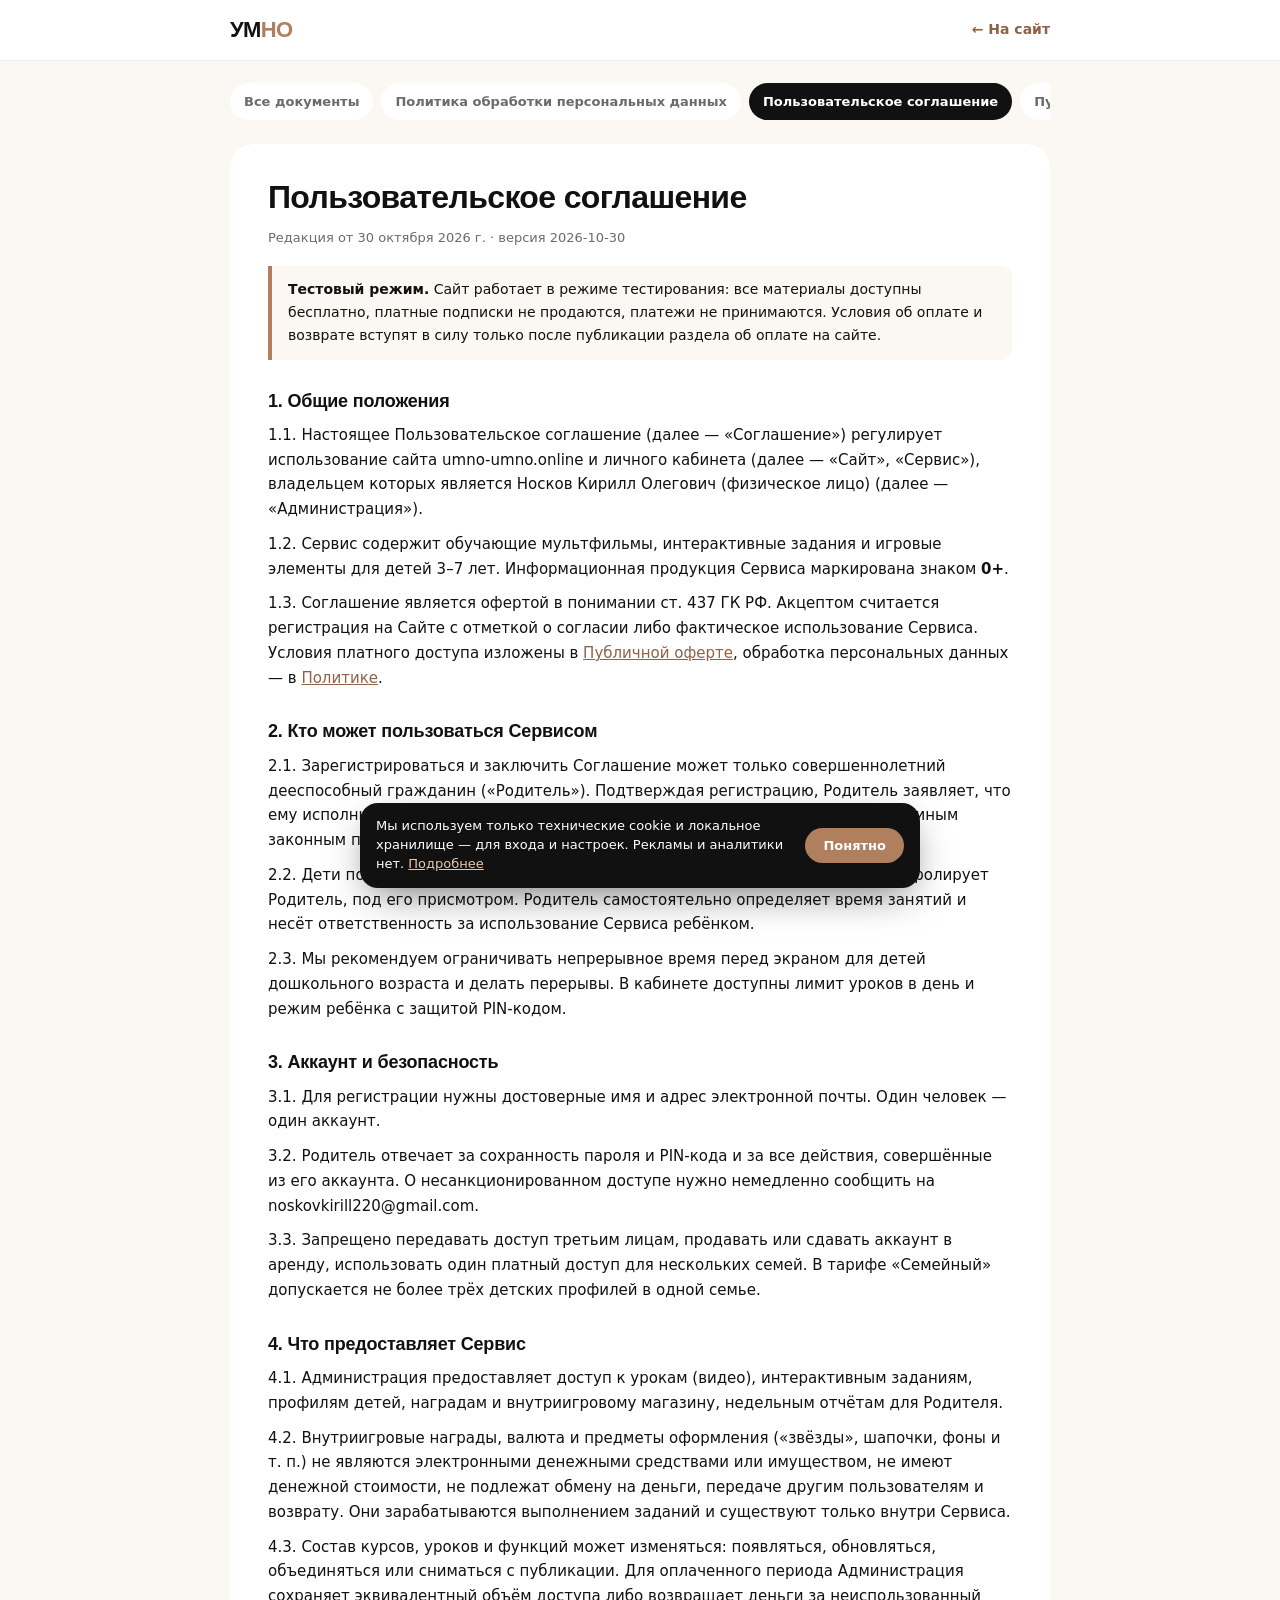
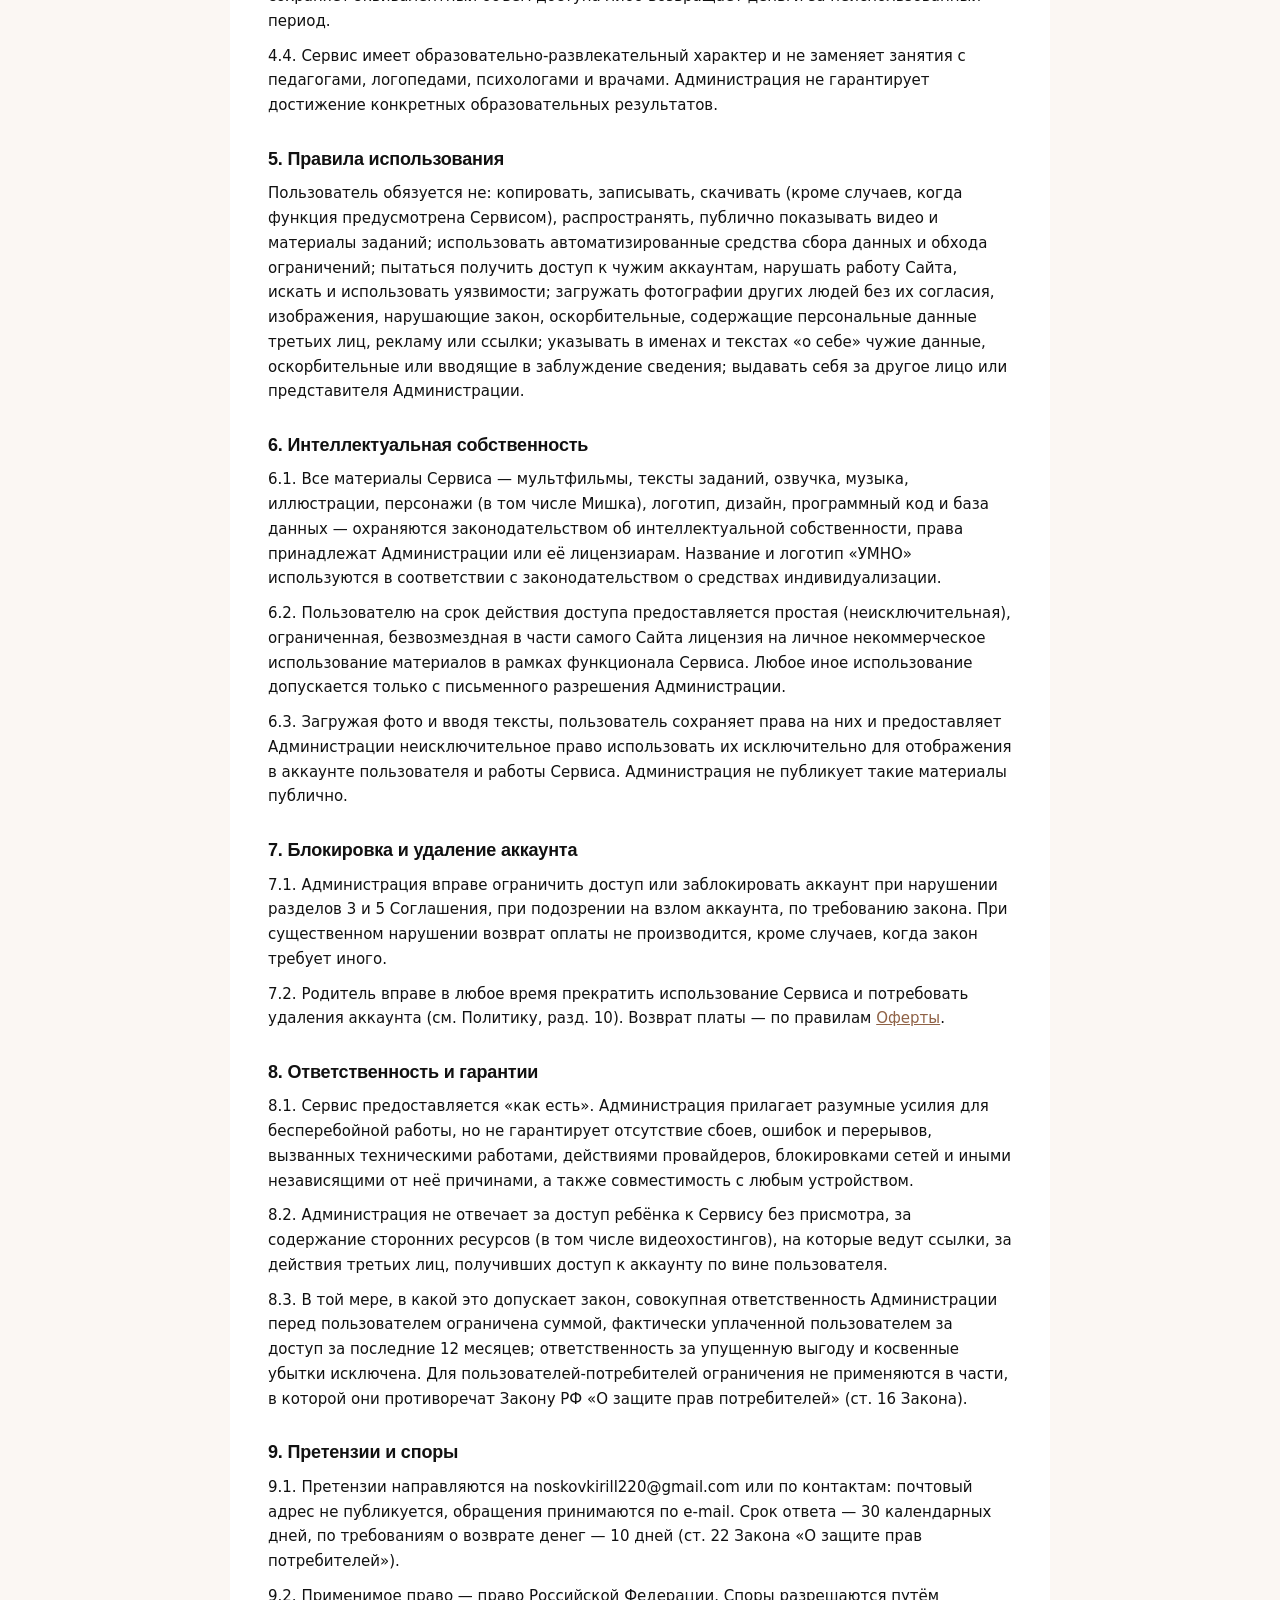
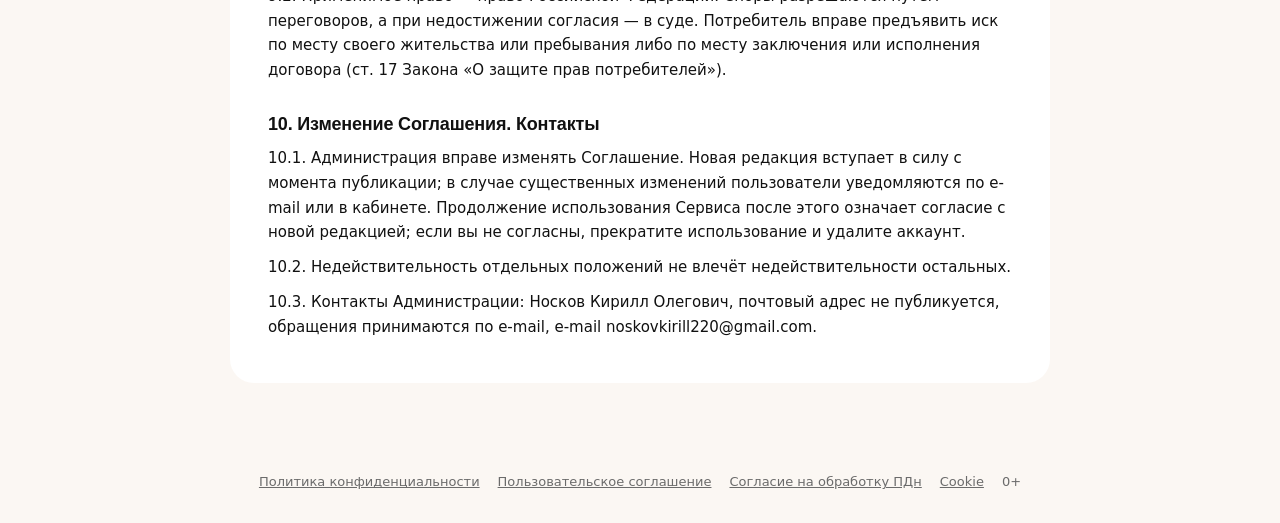
<file: terms.html>
<!DOCTYPE html>
<html lang="ru"><head>
<meta charset="UTF-8">
<meta name="viewport" content="width=device-width, initial-scale=1, viewport-fit=cover">
<title>Пользовательское соглашение — УМНО</title>
<meta name="robots" content="index,follow">
<link rel="stylesheet" href="legal.css">
<link rel="stylesheet" href="legal-ui.css">
</head><body>
<header class="lh"><div class="w"><a class="logo" href="index.html">УМ<b>НО</b></a><a class="back" href="index.html">← На сайт</a></div></header>
<main class="w doc">
<nav class="dn" aria-label="Документы"><a href="legal.html">Все документы</a><a href="privacy.html">Политика обработки персональных данных</a><a href="terms.html" class="on">Пользовательское соглашение</a><a href="offer.html">Публичная оферта</a><a href="consent.html">Согласие на обработку персональных данных</a><a href="consent-child.html">Согласие законного представителя на обработку данных ребёнка</a><a href="consent-ads.html">Согласие на получение рекламных рассылок</a><a href="cookies.html">Политика использования cookie и локального хранилища</a></nav>
<article>
<h1>Пользовательское соглашение</h1>
<p class="meta">Редакция от 30 октября 2026 г. · версия 2026-10-30</p>

<p class="note"><b>Тестовый режим.</b> Сайт работает в режиме тестирования: все материалы доступны бесплатно, платные подписки не продаются, платежи не принимаются. Условия об оплате и возврате вступят в силу только после публикации раздела об оплате на сайте.</p>
<h2>1. Общие положения</h2>
<p>1.1. Настоящее Пользовательское соглашение (далее — «Соглашение») регулирует использование сайта <span data-l="site"></span> и личного кабинета (далее — «Сайт», «Сервис»), владельцем которых является <span data-l="op_name"></span> (<span data-l="op_status"></span>) (далее — «Администрация»).</p>
<p>1.2. Сервис содержит обучающие мультфильмы, интерактивные задания и игровые элементы для детей 3–7 лет. Информационная продукция Сервиса маркирована знаком <b>0+</b>.</p>
<p>1.3. Соглашение является офертой в понимании ст. 437 ГК РФ. Акцептом считается регистрация на Сайте с отметкой о согласии либо фактическое использование Сервиса. Условия платного доступа изложены в <a href="offer.html">Публичной оферте</a>, обработка персональных данных — в <a href="privacy.html">Политике</a>.</p>

<h2>2. Кто может пользоваться Сервисом</h2>
<p>2.1. Зарегистрироваться и заключить Соглашение может только совершеннолетний дееспособный гражданин («Родитель»). Подтверждая регистрацию, Родитель заявляет, что ему исполнилось 18 лет и он является родителем, усыновителем, опекуном или иным законным представителем ребёнка, для которого создаёт профиль.</p>
<p>2.2. Дети пользуются Сервисом через профиль ребёнка, который создаёт и контролирует Родитель, под его присмотром. Родитель самостоятельно определяет время занятий и несёт ответственность за использование Сервиса ребёнком.</p>
<p>2.3. Мы рекомендуем ограничивать непрерывное время перед экраном для детей дошкольного возраста и делать перерывы. В кабинете доступны лимит уроков в день и режим ребёнка с защитой PIN-кодом.</p>

<h2>3. Аккаунт и безопасность</h2>
<p>3.1. Для регистрации нужны достоверные имя и адрес электронной почты. Один человек — один аккаунт.</p>
<p>3.2. Родитель отвечает за сохранность пароля и PIN-кода и за все действия, совершённые из его аккаунта. О несанкционированном доступе нужно немедленно сообщить на <span data-l="op_email"></span>.</p>
<p>3.3. Запрещено передавать доступ третьим лицам, продавать или сдавать аккаунт в аренду, использовать один платный доступ для нескольких семей. В тарифе «Семейный» допускается не более трёх детских профилей в одной семье.</p>

<h2>4. Что предоставляет Сервис</h2>
<p>4.1. Администрация предоставляет доступ к урокам (видео), интерактивным заданиям, профилям детей, наградам и внутриигровому магазину, недельным отчётам для Родителя.</p>
<p>4.2. Внутриигровые награды, валюта и предметы оформления («звёзды», шапочки, фоны и т. п.) не являются электронными денежными средствами или имуществом, не имеют денежной стоимости, не подлежат обмену на деньги, передаче другим пользователям и возврату. Они зарабатываются выполнением заданий и существуют только внутри Сервиса.</p>
<p>4.3. Состав курсов, уроков и функций может изменяться: появляться, обновляться, объединяться или сниматься с публикации. Для оплаченного периода Администрация сохраняет эквивалентный объём доступа либо возвращает деньги за неиспользованный период.</p>
<p>4.4. Сервис имеет образовательно-развлекательный характер и не заменяет занятия с педагогами, логопедами, психологами и врачами. Администрация не гарантирует достижение конкретных образовательных результатов.</p>

<h2>5. Правила использования</h2>
<p>Пользователь обязуется не: копировать, записывать, скачивать (кроме случаев, когда функция предусмотрена Сервисом), распространять, публично показывать видео и материалы заданий; использовать автоматизированные средства сбора данных и обхода ограничений; пытаться получить доступ к чужим аккаунтам, нарушать работу Сайта, искать и использовать уязвимости; загружать фотографии других людей без их согласия, изображения, нарушающие закон, оскорбительные, содержащие персональные данные третьих лиц, рекламу или ссылки; указывать в именах и текстах «о себе» чужие данные, оскорбительные или вводящие в заблуждение сведения; выдавать себя за другое лицо или представителя Администрации.</p>

<h2>6. Интеллектуальная собственность</h2>
<p>6.1. Все материалы Сервиса — мультфильмы, тексты заданий, озвучка, музыка, иллюстрации, персонажи (в том числе Мишка), логотип, дизайн, программный код и база данных — охраняются законодательством об интеллектуальной собственности, права принадлежат Администрации или её лицензиарам. Название и логотип «УМНО» используются в соответствии с законодательством о средствах индивидуализации.</p>
<p>6.2. Пользователю на срок действия доступа предоставляется простая (неисключительная), ограниченная, безвозмездная в части самого Сайта лицензия на личное некоммерческое использование материалов в рамках функционала Сервиса. Любое иное использование допускается только с письменного разрешения Администрации.</p>
<p>6.3. Загружая фото и вводя тексты, пользователь сохраняет права на них и предоставляет Администрации неисключительное право использовать их исключительно для отображения в аккаунте пользователя и работы Сервиса. Администрация не публикует такие материалы публично.</p>

<h2>7. Блокировка и удаление аккаунта</h2>
<p>7.1. Администрация вправе ограничить доступ или заблокировать аккаунт при нарушении разделов 3 и 5 Соглашения, при подозрении на взлом аккаунта, по требованию закона. При существенном нарушении возврат оплаты не производится, кроме случаев, когда закон требует иного.</p>
<p>7.2. Родитель вправе в любое время прекратить использование Сервиса и потребовать удаления аккаунта (см. Политику, разд. 10). Возврат платы — по правилам <a href="offer.html">Оферты</a>.</p>

<h2>8. Ответственность и гарантии</h2>
<p>8.1. Сервис предоставляется «как есть». Администрация прилагает разумные усилия для бесперебойной работы, но не гарантирует отсутствие сбоев, ошибок и перерывов, вызванных техническими работами, действиями провайдеров, блокировками сетей и иными независящими от неё причинами, а также совместимость с любым устройством.</p>
<p>8.2. Администрация не отвечает за доступ ребёнка к Сервису без присмотра, за содержание сторонних ресурсов (в том числе видеохостингов), на которые ведут ссылки, за действия третьих лиц, получивших доступ к аккаунту по вине пользователя.</p>
<p>8.3. В той мере, в какой это допускает закон, совокупная ответственность Администрации перед пользователем ограничена суммой, фактически уплаченной пользователем за доступ за последние 12 месяцев; ответственность за упущенную выгоду и косвенные убытки исключена. Для пользователей-потребителей ограничения не применяются в части, в которой они противоречат Закону РФ «О защите прав потребителей» (ст. 16 Закона).</p>

<h2>9. Претензии и споры</h2>
<p>9.1. Претензии направляются на <span data-l="op_email"></span> или по контактам: <span data-l="op_addr"></span>. Срок ответа — 30 календарных дней, по требованиям о возврате денег — 10 дней (ст. 22 Закона «О защите прав потребителей»).</p>
<p>9.2. Применимое право — право Российской Федерации. Споры разрешаются путём переговоров, а при недостижении согласия — в суде. Потребитель вправе предъявить иск по месту своего жительства или пребывания либо по месту заключения или исполнения договора (ст. 17 Закона «О защите прав потребителей»).</p>

<h2>10. Изменение Соглашения. Контакты</h2>
<p>10.1. Администрация вправе изменять Соглашение. Новая редакция вступает в силу с момента публикации; в случае существенных изменений пользователи уведомляются по e-mail или в кабинете. Продолжение использования Сервиса после этого означает согласие с новой редакцией; если вы не согласны, прекратите использование и удалите аккаунт.</p>
<p>10.2. Недействительность отдельных положений не влечёт недействительности остальных.</p>
<p>10.3. Контакты Администрации: <span data-l="op_name"></span>, <span data-l="op_addr"></span>, e-mail <span data-l="op_email"></span>.</p>

</article>
</main>
<div id="lfoot"></div>
<script src="legal.js" defer></script>
</body></html>
</file>
<file: legal.css>
:root{--brown:#B07F5E;--brown-d:#8f6246;--ink:#111;--grey:#6b6b6b;--soft:#f0efee;--cream:#fbf7f3}
*{box-sizing:border-box;margin:0}
body{font-family:Manrope,system-ui,-apple-system,"Segoe UI",Roboto,sans-serif;color:var(--ink);background:var(--cream);line-height:1.65;-webkit-text-size-adjust:100%;overflow-wrap:break-word}
a{color:var(--brown-d)}
.w{max-width:860px;margin:0 auto;padding:0 20px}
.lh{background:#fff;border-bottom:1px solid #eee;position:sticky;top:0;z-index:5}
.lh .w{display:flex;justify-content:space-between;align-items:center;height:60px}
.logo{font:800 22px Unbounded,Manrope,sans-serif;text-decoration:none;color:var(--ink);letter-spacing:-.03em}.logo b{color:var(--brown)}
.back{font-weight:700;font-size:14px;text-decoration:none}
.doc{padding-top:22px;padding-bottom:70px}
.dn{display:flex;gap:8px;overflow-x:auto;padding-bottom:10px;margin-bottom:14px;-webkit-overflow-scrolling:touch}
.dn a{flex:none;font-size:13px;font-weight:700;text-decoration:none;color:var(--grey);background:#fff;padding:8px 14px;border-radius:99px;white-space:nowrap}
.dn a.on{background:var(--ink);color:#fff}
article{background:#fff;border-radius:24px;padding:34px 38px}
h1{font:800 clamp(22px,4.6vw,32px)/1.2 Unbounded,Manrope,sans-serif;letter-spacing:-.02em;margin-bottom:8px}
h2{font:700 18px/1.3 Unbounded,Manrope,sans-serif;margin:30px 0 10px;letter-spacing:-.01em}
p,li{font-size:15px}p{margin:10px 0}ul{padding-left:22px;margin:10px 0}li{margin:5px 0}
.meta,.muted{color:var(--grey);font-size:13px}.meta{margin-bottom:18px}
.note{background:var(--cream);border-left:4px solid var(--brown);padding:12px 16px;border-radius:0 12px 12px 0;font-size:14px}
table{width:100%;border-collapse:collapse;margin:14px 0;font-size:14px;display:block;overflow-x:auto}
th,td{border:1px solid #e6e1dc;padding:9px 12px;text-align:left;vertical-align:top}
th{background:var(--soft);font-weight:700;white-space:nowrap}
table:not(:has(td+td+td)) th:first-child{white-space:normal}
code{background:var(--soft);padding:1px 6px;border-radius:6px;font-size:13px}
.todo{background:#fff3a8;border-radius:4px;padding:0 3px}
.dg{display:grid;grid-template-columns:repeat(auto-fit,minmax(240px,1fr));gap:12px;margin:18px 0}
.dc{display:flex;flex-direction:column;gap:4px;background:var(--cream);border-radius:16px;padding:16px 18px;text-decoration:none;color:var(--ink);transition:.2s}
.dc:hover{transform:translateY(-2px);box-shadow:0 8px 20px -12px rgba(0,0,0,.4)}
.dc b{font-size:15px}.dc span{font-size:13px;color:var(--grey)}
@media(max-width:600px){article{padding:24px 18px;border-radius:18px}h2{font-size:16px}}
@media print{.lh,.dn{display:none}article{padding:0}body{background:#fff}}
</file>
<file: legal-ui.css>
/* футер и баннер, подключаются на всех страницах */
.lfoot{max-width:1120px;margin:0 auto;padding:18px 20px 30px;display:flex;flex-wrap:wrap;gap:6px 18px;font-size:13px;color:var(--grey);justify-content:center;text-align:center}
.lfoot a{color:var(--grey)}
#ckb{position:fixed;left:12px;right:12px;bottom:calc(12px + env(safe-area-inset-bottom));max-width:560px;margin:0 auto;background:#111;color:#fff;border-radius:18px;padding:14px 16px;font:500 13px/1.45 Manrope,system-ui,sans-serif;display:flex;gap:14px;align-items:center;z-index:200;box-shadow:0 14px 40px -12px rgba(0,0,0,.6)}
#ckb a{color:#e8c9ae}
#ckb button{flex:none;border:0;background:var(--brown);color:#fff;font:700 13px Manrope,system-ui,sans-serif;padding:10px 18px;border-radius:99px;cursor:pointer}
.cons{display:grid;gap:8px;margin:2px 0 4px;text-align:left}
.cons label{display:flex;gap:10px;align-items:flex-start;font:500 13px/1.45 Manrope,system-ui,sans-serif;color:var(--grey);cursor:pointer}
.cons input{flex:none;width:20px;height:20px;margin:1px 0 0;accent-color:var(--brown)}
.cons a{color:var(--brown-d)}
@media(max-width:600px){#ckb{flex-direction:column;align-items:stretch;text-align:left}}
@media print{#ckb,.lfoot{display:none}}
</file>
